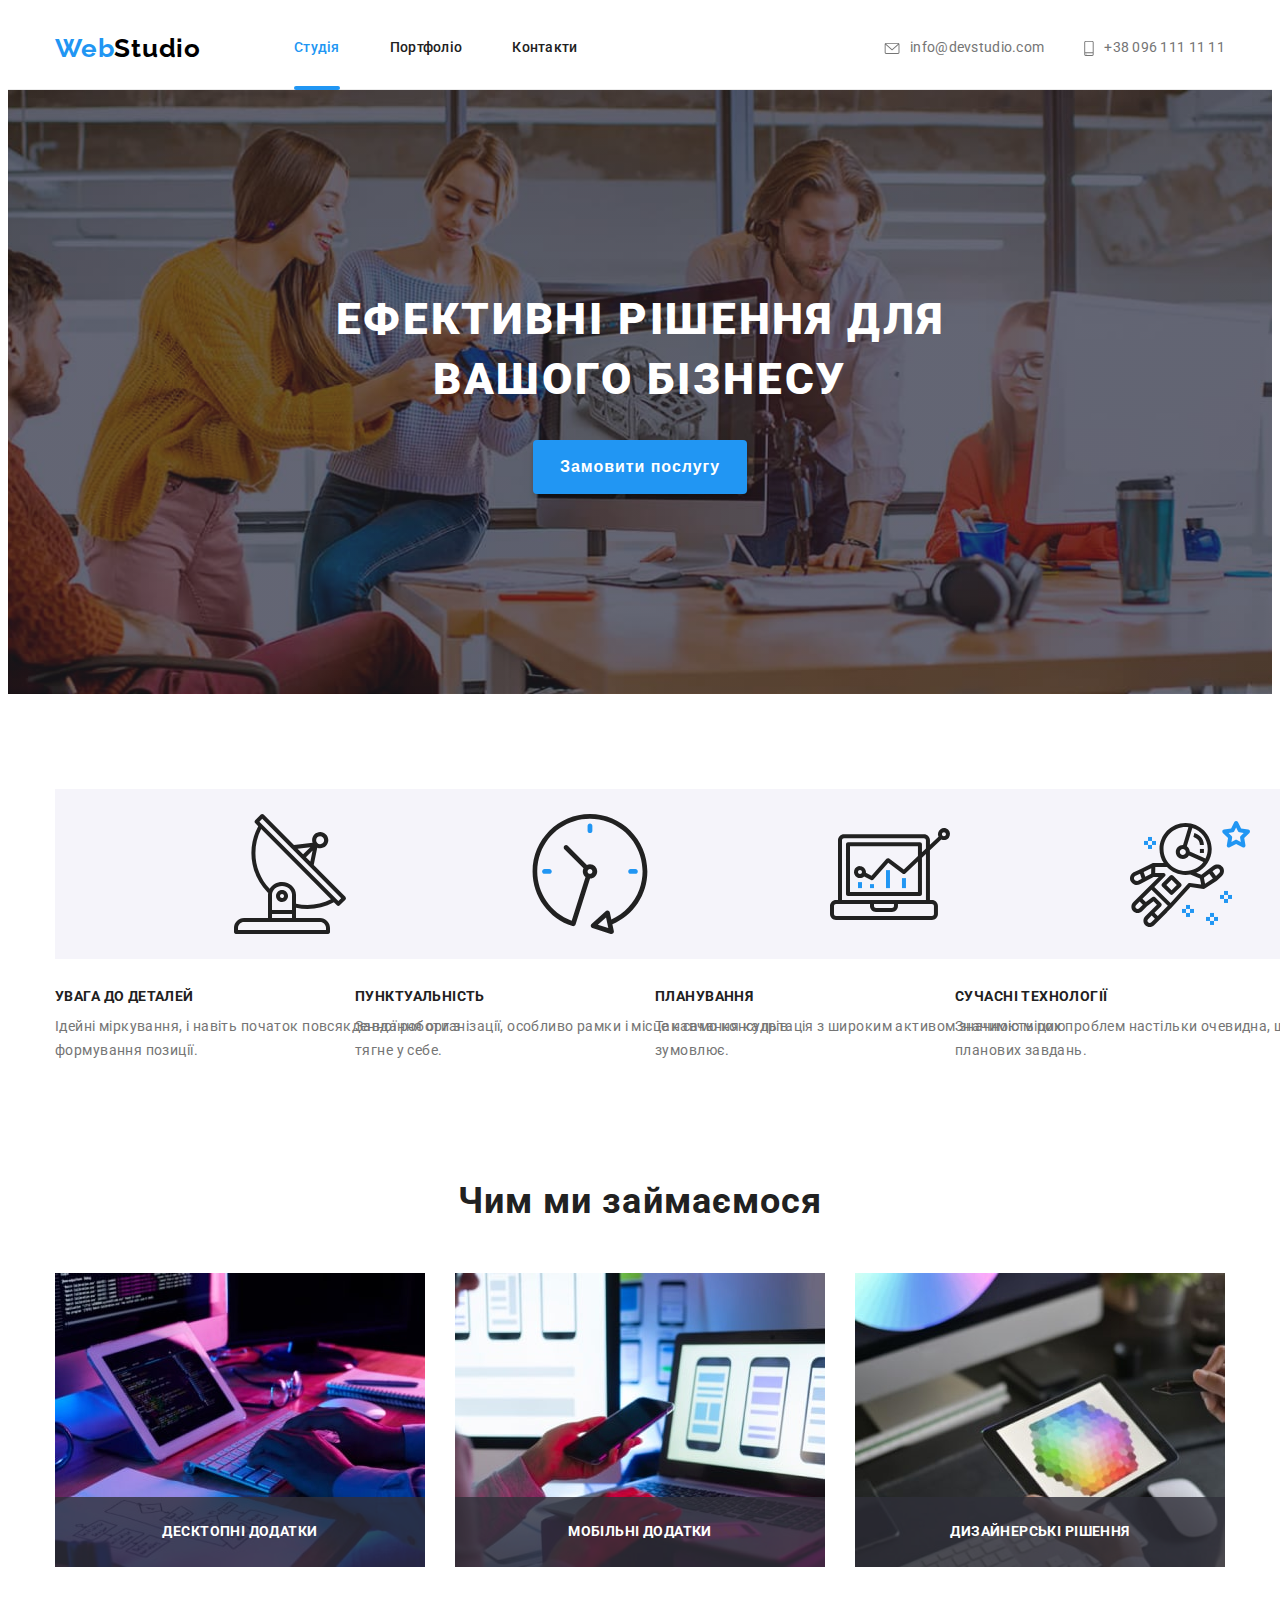
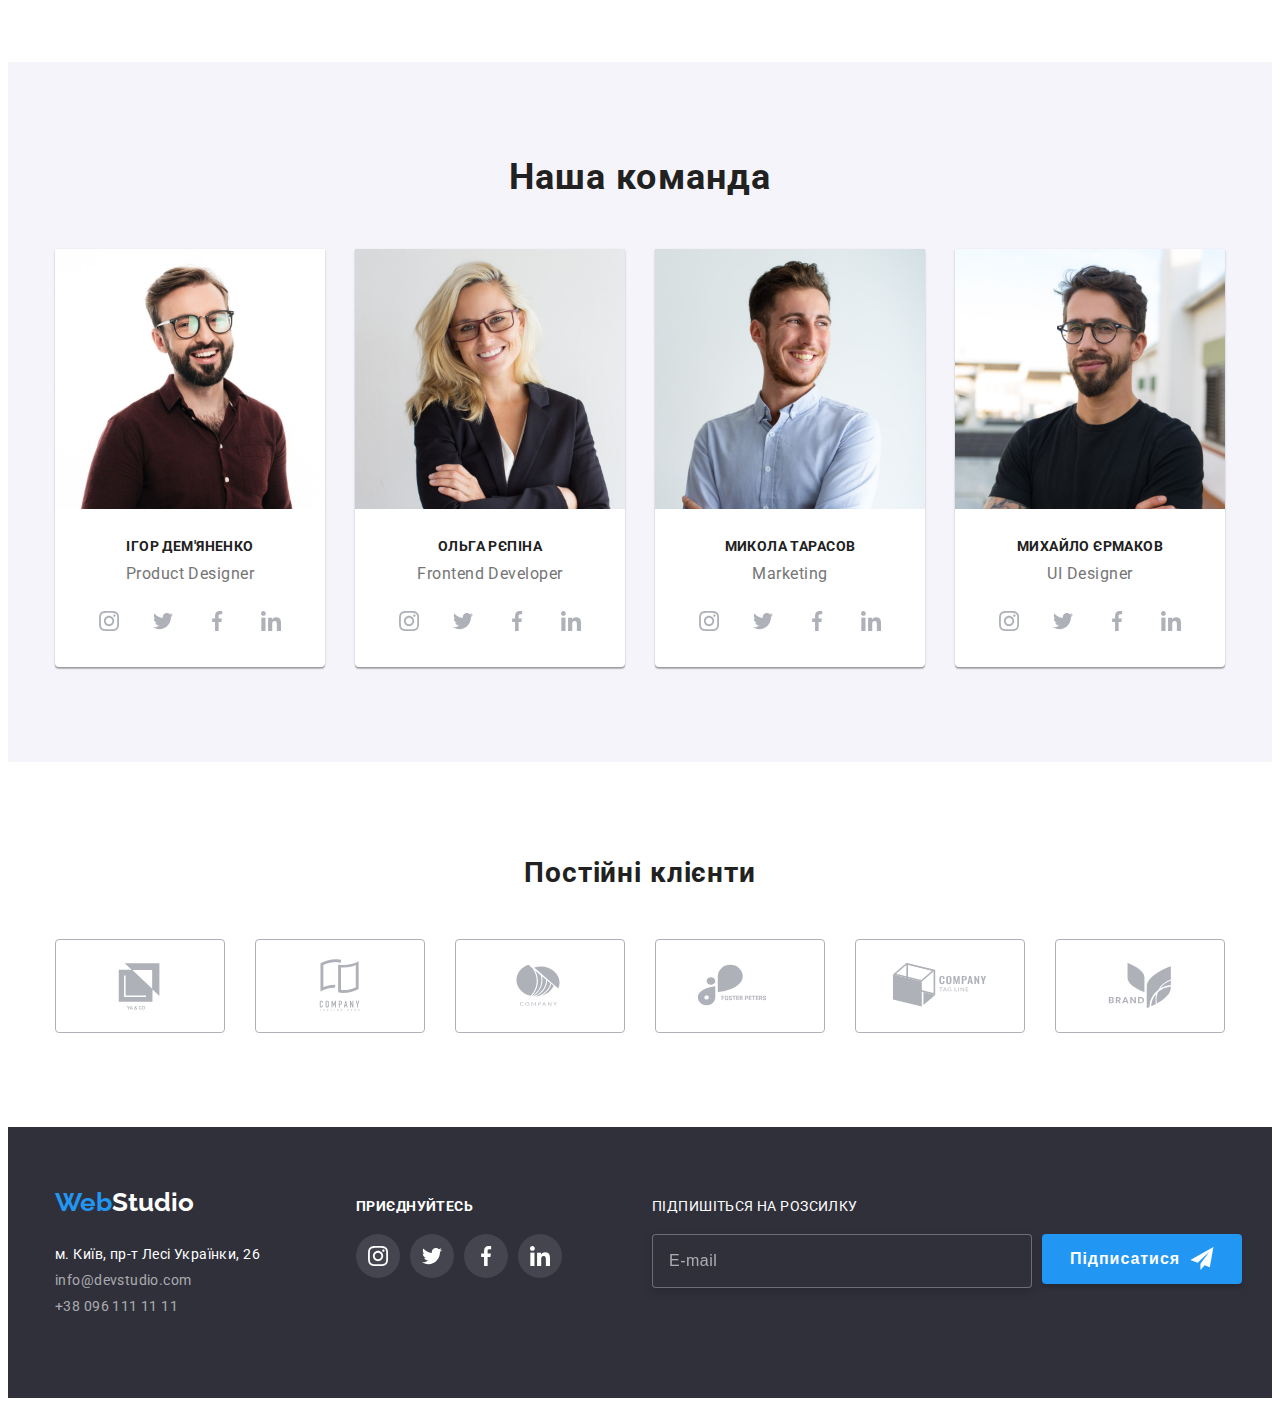
<file: index.html>
<!DOCTYPE html>
<html lang="uk-ua">
<head>
    <meta charset="UTF-8">
    <meta http-equiv="X-UA-Compatible" content="IE=edge">
    <meta name="viewport" content="width=device-width, initial-scale=1.0">
    <title>WebStudio</title>
    <link rel="preconnect" href="https://fonts.googleapis.com"> 
<link rel="preconnect" href="https://fonts.gstatic.com" crossorigin> 
<link href="https://fonts.googleapis.com/css2?family=Raleway:wght@700&family=Roboto:wght@400;500;700;900&display=swap" rel="stylesheet">
<link rel="stylesheet" href="https://cdnjs.cloudflare.com/ajax/libs/modern-normalize/1.1.0/modern-normalize.min.css" integrity="sha512-wpPYUAdjBVSE4KJnH1VR1HeZfpl1ub8YT/NKx4PuQ5NmX2tKuGu6U/JRp5y+Y8XG2tV+wKQpNHVUX03MfMFn9Q==" crossorigin="anonymous" referrerpolicy="no-referrer">
<!-- <link rel="stylesheet" href="./css/style.css"> -->
<link rel="stylesheet" href="./css/main.min.css">
</head>

<body>   
     <header class="header">    
        <div class="container header__main">
            <a href="./index.html" rel="noopener noreferrer nofolow"  class="header__logo link"> <span>Web</span>Studio</a>
        <nav class="header__nav">
        <ul class="header__list list">
            <li class="header__list__nav"><a href="./index.html" target="_self" class="header__link link header__active">Студія</a></li>
            <li class="header__list__nav"><a href="./portfolio.html" target="_self" class="header__link link">Портфоліо</a></li>
            <li class="header__list__nav"><a href="" class="header__link link">Контакти</a></li>
        </ul>
       </nav>
       <ul class="header__info list">
        <li class="header__list__nav header__icons"><a href="mailto:info@devstudio.com" class="header__links link"><svg width="16" height="12" class="header__icon__envelope"><use href="./img/icons.svg#icon-envelope-hover"></use></svg>info@devstudio.com</a></li>
        <li class="header__list__nav header__icons"><a href="tel:+380961111111" class="header__links link"><svg width="10" height="16" class="header__icon__smartphone"><use href="./img/icons.svg#icon-smartphone"></use></svg>+38 096 111 11 11</a></li>
       </ul>
       <button type="button" class="header__btn__open is-open" aria-expanded="false"><svg width="40" height="40" class="menu_40px"><use href="./img/icons.svg#icon-menu_40px"></use></svg></button>
    </div>

 <div class="container  header__mob__menu">
<div class="mobile__menu ">
    <div >
        <button class="header__btn__close "><svg width="40" height="40" class="close_40px"><use href="./img/icons.svg#icon-close_40px"></use></svg></button>
        <nav class="header__mob__nav">
        <ul class="header__mob__list list">
            <li class="header__mob__list__nav"><a href="./index.html" target="_self" class="header__mob__link link header__mob__active">Студія</a></li>
            <li class="header__mob__list__nav"><a href="./portfolio.html" target="_self" class="header__mob__link link">Портфоліо</a></li>
            <li class="header__mob__list__nav"><a href="" class="header__mob__link link">Контакти</a></li>
        </ul>
       </nav>
    </div>

   <div>
   <ul class="header__mob__info list">
    <li class="header__mob__info__nav"><a href="tel:+380961111111" class="header__mob__tel link">+38 096 111 11 11</a></li>
    <li class="header__mob__info__nav"><a href="mailto:info@devstudio.com" class="header__mob__email link">info@devstudio.com</a></li> 
   </ul>

   <ul class="header__soc list">
    <li class="header__soc__link link"><div class="header__Instagram__line">Instagram</div></li>
    <li class="header__soc__link link"><div class="header__Twitter__line">Twitter</div></li>
    <li class="header__soc__link link"><div class="header__Facebook__line">Facebook</div></li>
    <li class="header__soc__link link">LinkedIn</li>
   </ul>
</div>
</div>
</div>
    </header>
    <main>
         <section class="hero">
            <div class="container hero__container">
          <h1 class="hero__title">Ефективні рішення для вашого бізнесу</h1>
          <button type="button" class="hero__btn" data-modal-open >Замовити послугу</button>
        </div>
        </section>
    
         <section class="details">
            <div class="container details__container">
            <h2 class="visually-hidden">Деталі роботи</h2>
            <ul class="details__description">
                <li class="details__list list">
                    <svg width="70" height="70" class="details__icons"><use href="./img/icons.svg#icon-antenna"></use></svg>
                    <h3 class="details__title title">УВАГА ДО ДЕТАЛЕЙ</h3>
                    <p class="detalist__item">Ідейні міркування, і навіть початок повсякденної роботи з формування позиції.</p>
                </li>
                <li class="details__list list">
                    <svg width="70" height="70" class="details__icons"><use href="./img/icons.svg#icon-clock"></use></svg>
                    <h3 class="details__title title">ПУНКТУАЛЬНІСТЬ</h3>
                    <p class="detalist__item">Завдання організації, особливо рамки і місце навчання кадрів тягне у себе.</p>
                </li>
                <li class="details__list list">
                    <svg width="70" height="70" class="details__icons"><use href="./img/icons.svg#icon-diagram"></use></svg>
                    <h3 class="details__title title">ПЛАНУВАННЯ</h3>
                    <p class="detalist__item">Так само консультація з широким активом значною мірою зумовлює.</p>
                </li>
                <li class="details__list list">
                    <svg width="70" height="70" class="details__icons"><use href="./img/icons.svg#icon-astronaut"></use></svg>
                    <h3 class="details__title title">СУЧАСНІ ТЕХНОЛОГІЇ</h3>
                    <p class="detalist__item">Значимість цих проблем настільки очевидна, що реалізація планових завдань.</p>
                </li>
            </ul>
        </div>
        </section>

        <section class="work">
            <div class="container work__container">
            <h2 class="work__title">Чим ми займаємося</h2>
            <ul class="work__link list">
                <li class="work__links link"><img srcset="./img/img1.jpg 1x, ./img/img1_2x.jpeg 2x" src="./img/img1.jpg" alt="Фотографії напрямку діяльності" width="370" height="294">
                    <div class="work__item">Десктопні додатки</div></li>
                <li class="work__links link"><img srcset="./img/img2.jpg 1x, ./img/img2_2x.jpeg 2x" src="./img/img2.jpg" alt="Фотографії напрямку діяльності" width="370" height="294">
                    <div class="work__item">Мобільні додатки</div></li>
                <li class="work__links link"><img srcset="./img/img3.jpg 1x, ./img/img3_2x.jpeg 2x" src="./img/img3.jpg" alt="Фотографії напрямку діяльності" width="370" height="294">
                    <div class="work__item">Дизайнерські рішення</div></li>
            </ul>
            </div>
        </section> 

         <section class="team">
            <div class="container team__container">
            <h2 class="team__title">Наша команда</h2>
            <ul class="team__list list">
                <li class="team__position link">
                    
                    <picture>
                        <source srcset="./img/img_photo1.jpg 1x, ./img/img_photo1_2x.jpeg 2x" media="(min-widht:1200px)">
                        <source srcset="./img/img_photo1_tab.jpeg 1x, ./img/img_photo1_tab_2x.jpeg 2x" media="(min-widht:768px)">
                        <source srcset="./img/img_photo1_mob.jpeg 1x, ./img/img_photo1_mob_2x.jpeg 2x" media="(min-widht:480px)">
                        <img srcset="./img/img_photo1.jpg 1x, ./img/img_photo1_2x.jpeg 2x" src="./img/img_photo1.jpg" alt="Наша команда" width="270" height="260">
                    </picture>
                        <h3 class="team__name title">Ігор Дем'яненко</h3>
                        <p class="team__text">Product Designer</p>
                        <ul class="team__soc list">
                            <li class="team__items"><a href="#" class="team__link link"> <svg width="20" height="20" class="team__icons">
                                <use href="./img/icons.svg#icon-instagram"></use>
                            </svg></a></li>
                            <li class="team__items"><a href="#" class="team__link link"> <svg width="20" height="20" class="team__icons">
                                <use href="./img/icons.svg#icon-twitter"></use>
                            </svg></a></li>
                            <li class="team__items"><a href="#" class="team__link link"> <svg width="20" height="20" class="team__icons">
                                <use href="./img/icons.svg#icon-facebook"></use>
                            </svg></a></li>
                            <li class="team__items"><a href="#" class="team__link link"> <svg width="20" height="20" class="team__icons">
                                <use href="./img/icons.svg#icon-linkedin"></use>
                            </svg></a></li>
                        </ul>
                </li>
                <li class="team__position link">   
                    <picture>
                        <source srcset="./img/img_photo2.jpg 1x, ./img/img_photo2_2x.jpeg 2x" media="(min-widht:1200px)">
                        <source srcset="./img/img_photo2_tab.jpeg 1x, ./img/img_photo2_tab_2x.jpeg 2x" media="(min-widht:768px)">
                        <source srcset="./img/img_photo2_mob.jpeg 1x, ./img/img_photo2_mob_2x.jpeg 2x" media="(min-widht:480px)">
                        <img srcset="./img/img_photo2.jpg 1x, ./img/img_photo2_2x.jpeg 2x" src="./img/img_photo2.jpg" alt="Наша команда" width="270" height="260">
                    </picture>
                        <h3 class="team__name title">Ольга Рєпіна</h3>
                        <p class="team__text">Frontend Developer</p>
                        <ul class="team__soc list">
                            <li class="team__items"><a href="#" class="team__link link"> <svg width="20" height="20" class="team__icons">
                                <use href="./img/icons.svg#icon-instagram"></use>
                            </svg></a></li>
                            <li class="team__items"><a href="#" class="team__link link"> <svg width="20" height="20" class="team__icons">
                                <use href="./img/icons.svg#icon-twitter"></use>
                            </svg></a></li>
                            <li class="team__items"><a href="#" class="team__link link"> <svg width="20" height="20" class="team__icons">
                                <use href="./img/icons.svg#icon-facebook"></use>
                            </svg></a></li>
                            <li class="team__items"><a href="#" class="team__link link"> <svg width="20" height="20" class="team__icons">
                                <use href="./img/icons.svg#icon-linkedin"></use>
                            </svg></a></li>
                        </ul>
                </li>
                <li class="team__position link">            
                    <picture>
                        <source srcset="./img/img_photo3.jpg 1x, ./img/img_photo3_2x.jpeg 2x" media="(min-widht:1200px)">
                        <source srcset="./img/img_photo3_tab.jpeg 1x, ./img/img_photo3_tab_2x.jpeg 2x" media="(min-widht:768px)">
                        <source srcset="./img/img_photo3_mob.jpeg 1x, ./img/img_photo3_mob_2x.jpeg 2x" media="(min-widht:480px)">
                        <img srcset="./img/img_photo3.jpg 1x, ./img/img_photo3_2x.jpeg 2x" src="./img/img_photo3.jpg" alt="Наша команда" width="270" height="260">
                    </picture>
                        <h3 class="team__name title">Микола Тарасов</h3>
                        <p class="team__text">Marketing</p>
                        <ul class="team__soc list">
                            <li class="team__items"><a href="#" class="team__link link"> <svg width="20" height="20" class="team__icons">
                                <use href="./img/icons.svg#icon-instagram"></use>
                            </svg></a></li>
                            <li class="team__items"><a href="#" class="team__link link"> <svg width="20" height="20" class="team__icons">
                                <use href="./img/icons.svg#icon-twitter"></use>
                            </svg></a></li>
                            <li class="team__items"><a href="#" class="team__link link"> <svg width="20" height="20" class="team__icons">
                                <use href="./img/icons.svg#icon-facebook"></use>
                            </svg></a></li>
                            <li class="team__items"><a href="#" class="team__link link"> <svg width="20" height="20" class="team__icons">
                                <use href="./img/icons.svg#icon-linkedin"></use>
                            </svg></a></li>
                        </ul>
                </li>
                <li class="team__position link">                 
                    <picture>
                        <source srcset="./img/img_photo4.jpg 1x, ./img/img_photo4_2x.jpeg 2x" media="(min-widht:1200px)">
                        <source srcset="./img/img_photo4_tab.jpeg 1x, ./img/img_photo4_tab_2x.jpeg 2x" media="(min-widht:768px)">
                        <source srcset="./img/img_photo4_mob.jpeg 1x, ./img/img_photo4_mob_2x.jpeg 2x" media="(min-widht:480px)">
                        <img srcset="./img/img_photo4.jpg 1x, ./img/img_photo4_2x.jpeg 2x" src="./img/img_photo4.jpg" alt="Наша команда" width="270" height="260">
                    </picture>
                        <h3 class="team__name title">Михайло Єрмаков</h3>
                        <p class="team__text">UI Designer</p>
                        <ul class="team__soc list">
                            <li class="team__items"><a href="#" class="team__link link"> <svg width="20" height="20" class="team__icons">
                                <use href="./img/icons.svg#icon-instagram"></use>
                            </svg></a></li>
                            <li class="team__items"><a href="#" class="team__link link"> <svg width="20" height="20" class="team__icons">
                                <use href="./img/icons.svg#icon-twitter"></use>
                            </svg></a></li>
                            <li class="team__items"><a href="#" class="team__link link"> <svg width="20" height="20" class="team__icons">
                                <use href="./img/icons.svg#icon-facebook"></use>
                            </svg></a></li>
                            <li class="team__items"><a href="#" class="team__link link"> <svg width="20" height="20" class="team__icons">
                                <use href="./img/icons.svg#icon-linkedin"></use>
                            </svg></a></li>
                        </ul>
                </li>
            </ul>    
           </div>
        
        </section> 
         <section class="customers">
            <div class="container customers__container">
                <h2 class="customers__title title">Постійні клієнти</h2>
                <ul class="customers__list list">
                    <li class="customers__items"><a href="#" class="customers__link link"><svg width="106" height="60" class="customers__Logo"><use href="./img/icons.svg#icon-Logo"></use></svg></a></li>
                    <li class="customers__items"><a href="#" class="customers__link link"><svg width="106" height="60" class="customers__Logo"><use href="./img/icons.svg#icon-Logo-2"></use></svg></a></li>
                    <li class="customers__items"><a href="#" class="customers__link link"><svg width="106" height="60" class="customers__Logo"><use href="./img/icons.svg#icon-Logo-3"></use></svg></a></li>
                    <li class="customers__items"><a href="#" class="customers__link link"><svg width="106" height="60" class="customers__Logo"><use href="./img/icons.svg#icon-Logo-4"></use></svg></a></li>
                    <li class="customers__items"><a href="#" class="customers__link link"><svg width="106" height="60" class="customers__Logo"><use href="./img/icons.svg#icon-Logo-5"></use></svg></a></li>
                    <li class="customers__items"><a href="#" class="customers__link link"><svg width="106" height="60" class="customers__Logo"><use href="./img/icons.svg#icon-Logo-6"></use></svg></a></li>
                </ul>
            </div>
        </section>
    </main>
     <footer>
        <section class="footer">
            <div class="container footer__container">
            
            <address class="footer__address">
                <ul class="footer__list list">
                    <li><a href="" class="footer__logo link"> <span>Web</span>Studio</a></li>
                    <li class="footer__items"><a href="https://goo.gl/maps/dPoQDVjqcK9kiGsp6" target="_blank" rel="noopener noreferrer nofolow" class="footer__link link footer__contact">м. Київ, пр-т Лесі Українки, 26</a></li>
                    <li class="footer__items"><a href="mailto:info@devstudio.com" class="footer__link link">info@devstudio.com</a></li>
                    <li class="footer__items"><a href="tel:+380961111111" class="footer__link link ">+38 096 111 11 11</a></li>
                </ul>
                <div class="footer__soc__tab">
                <h3 class="footer__soc__title">приєднуйтесь</h3>
                <ul class="footer__soc list">                  
                    <li class="footer__soc__items"><a href="#" class="footer__soc__link link"> <svg width="20" height="20" class="footer__soc__icons">
                        <use href="./img/icons.svg#icon-instagram"></use>
                    </svg></a></li>
                    <li class="footer__soc__items"><a href="#" class="footer__soc__link link"> <svg width="20" height="20" class="footer__soc__icons">
                        <use href="./img/icons.svg#icon-twitter"></use>
                    </svg></a></li>
                    <li class="footer__soc__items"><a href="#" class="footer__soc__link link"> <svg width="20" height="20" class="footer__soc__icons">
                        <use href="./img/icons.svg#icon-facebook"></use>
                    </svg></a></li>
                    <li class="footer__soc__items"><a href="#" class="footer__soc__link link"> <svg width="20" height="20" class="footer__soc__icons">
                        <use href="./img/icons.svg#icon-linkedin"></use>
                    </svg></a></li>
                </div>
                </ul>
            </address>
            <fotm action="" class="footer__form">
                <div class="footer__form__label"><label for="email" class="footer__form__text">Підпишіться на розсилку</label></div>
                <div class="footer__form__imput"><input type="email" name="email" id="email" class="footer__form__email" placeholder="E-mail">
                <button type="submit" class="footer__form__btn">Підписатися <svg width="24" height="24" class="footer__form__icon"><use href="./img/icons.svg#icon-send"></use></svg></button></div>
            </fotm>
        </div>
        </section>
    </footer> 
    <div class="modal is-hidden" data-modal >
        <div class="modal__container" >
            <button data-modal-close  type="button" class="modal__btn">
            <svg width="11" height="11" ><use href="./img/icons.svg#icon-Vector"></use></svg></button>
            <p class="modal__heading">Залиште свої дані, ми вам передзвонимо</p>

            <form action="">
            <div class="modal__imput__group"> 
                <label for="name">Iм'я</label>
                <div class="modal__imput__wrapper"> <input type="text" class="modal__input" id="name" name="name" required>
                <svg width="18" height="18" class="modal__input__icon"><use href="./img/icons.svg#icon-person"></use></svg>
            </div>
            </div>

                <div class="modal__imput__group">
                    <label for="tel">Телефон</label>
                    <div class="modal__imput__wrapper"> <input type="tel" class="modal__input" id="tel" name="tel" required>
                    <svg width="18" height="18" class="modal__input__icon"><use href="./img/icons.svg#icon-phone"></use></svg>
                </div>
            </div>

                <div class="modal__imput__group">
                <label for="email">Пошта</label>
                <div class="modal__imput__wrapper"> <input type="email" class="modal__input" id="email" name="email" required>
                <svg width="18" height="18" class="modal__input__icon"><use href="./img/icons.svg#icon-email"></use></svg>
            </div>
            </div>

            <div class="modal__imput__group">
                <label for="comment">Коментар</label>
                <textarea name="comment" id="comment" placeholder="Введіть текст" class="modal__text"></textarea>
            </div>

            <div class="modal__imput__group">
                <input type="checkbox" name="contract" id="contract" required class="modal__politic__check visually-hidden">
                <label for="contract" class="modal__politik__label"><span class="modal__politic__check2"><svg width="11" height="9"><use href="./img/icons.svg#icon-check"></use></svg></span ><div class="modal__contract__span"> Погоджуюся з розсилкою та приймаю <a class="modal__contract link" href="" target="_blank">Умови договору</a></div> </label>  
            </div>
               <div> <button type="submit" class="modal__form__btn">Відправити</button></div>
            
            </form>
            
        </div>
    </div> 
    <script src="./js/modal.js"></script>
    <script src="./js/menu.js"></script>
</body>
</html>
</file>
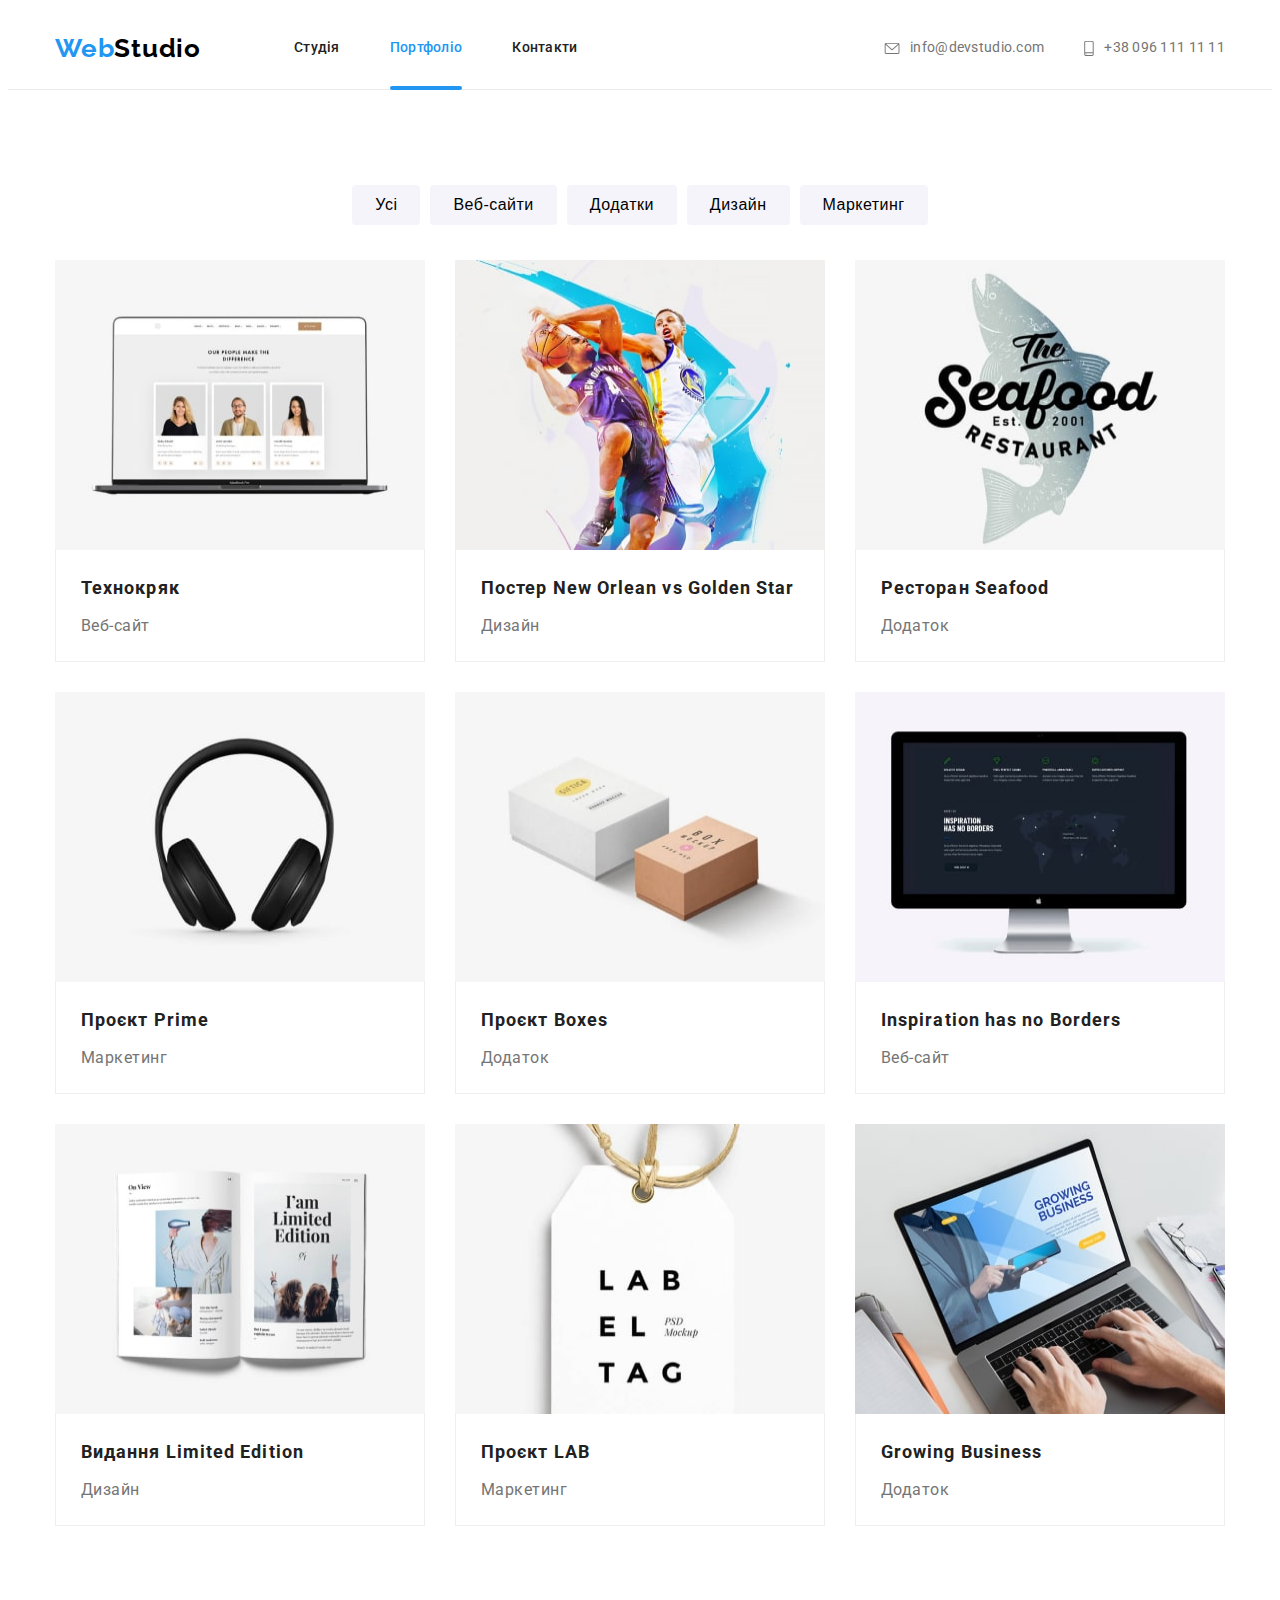
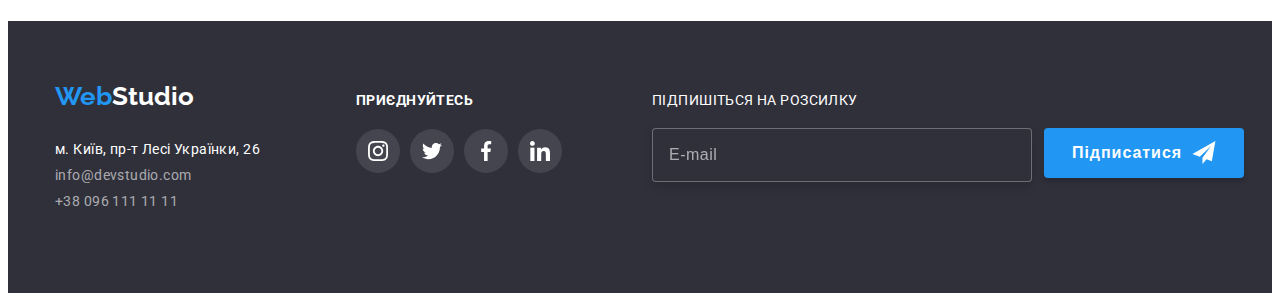
<file: portfolio.html>
<!DOCTYPE html>
<html lang="en">
<head>
    <meta charset="UTF-8">
    <meta http-equiv="X-UA-Compatible" content="IE=edge">
    <meta name="viewport" content="width=device-width, initial-scale=1.0">
    <title>Portfolio</title>
    <link rel="preconnect" href="https://fonts.googleapis.com"> 
    <link rel="preconnect" href="https://fonts.gstatic.com" crossorigin> 
    <link href="https://fonts.googleapis.com/css2?family=Raleway:wght@700&family=Roboto:wght@400;500;700;900&display=swap" rel="stylesheet">
    <link rel="stylesheet" href="https://cdnjs.cloudflare.com/ajax/libs/modern-normalize/1.1.0/modern-normalize.min.css" integrity="sha512-wpPYUAdjBVSE4KJnH1VR1HeZfpl1ub8YT/NKx4PuQ5NmX2tKuGu6U/JRp5y+Y8XG2tV+wKQpNHVUX03MfMFn9Q==" crossorigin="anonymous" referrerpolicy="no-referrer">
    <!-- <link rel="stylesheet" href="./css.portfolio/style.css"> -->
    <link rel="stylesheet" href="./css/portfolio.min.css">
    </head>
<body>
    <header class="header">    
        <div class="container header__main">
            <a  href="./portfolio.html" rel="noopener noreferrer nofolow" class="header__logo link"> <span>Web</span>Studio</a>
        <nav class="header__nav">
        <ul class="header__list list">
            <li class="header__list__nav"><a href="./index.html" target="_self" class="header__link link ">Студія</a></li>
            <li class="header__list__nav"><a href="./portfolio.html" target="_self" class="header__link link header__active">Портфоліо</a></li>
            <li class="header__list__nav"><a href="" class="header__link link">Контакти</a></li>
        </ul>
       </nav>
       <ul class="header__info list">
        <li class="header__list__nav header__icons"><a href="mailto:info@devstudio.com" class="header__links link"><svg width="16" height="12" class="header__icon__envelope"><use href="./img/icons.svg#icon-envelope-hover"></use></svg>info@devstudio.com</a></li>
        <li class="header__list__nav header__icons"><a href="tel:+380961111111" class="header__links link"><svg width="10" height="16" class="header__icon__smartphone"><use href="./img/icons.svg#icon-smartphone"></use></svg>+38 096 111 11 11</a></li>
       </ul>
       <button type="button" class="header__btn__open is-open" aria-expanded="false"><svg width="40" height="40" class="menu_40px"><use href="./img/icons.svg#icon-menu_40px"></use></svg></button>
    </div>

 <div class="container  header__mob__menu">
<div class="mobile__menu ">
    <div >
        <button class="header__btn__close "><svg width="40" height="40" class="close_40px"><use href="./img/icons.svg#icon-close_40px"></use></svg></button>
        <nav class="header__mob__nav">
        <ul class="header__mob__list list">
            <li class="header__mob__list__nav"><a href="./index.html" target="_self" class="header__mob__link link ">Студія</a></li>
            <li class="header__mob__list__nav"><a href="./portfolio.html" target="_self" class="header__mob__link header__mob__active link">Портфоліо</a></li>
            <li class="header__mob__list__nav"><a href="" class="header__mob__link link">Контакти</a></li>
        </ul>
       </nav>
    </div>

   <div>
   <ul class="header__mob__info list">
    <li class="header__mob__info__nav"><a href="tel:+380961111111" class="header__mob__tel link">+38 096 111 11 11</a></li>
    <li class="header__mob__info__nav"><a href="mailto:info@devstudio.com" class="header__mob__email link">info@devstudio.com</a></li> 
   </ul>

   <ul class="header__soc list">
    <li class="header__soc__link link"><div class="header__Instagram__line">Instagram</div></li>
    <li class="header__soc__link link"><div class="header__Twitter__line">Twitter</div></li>
    <li class="header__soc__link link"><div class="header__Facebook__line">Facebook</div></li>
    <li class="header__soc__link link">LinkedIn</li>
   </ul>
</div>
</div>
</div>
    </header>
<main>
    <section class="works">
        <div class="container works__container">
        <h1 class="visually-hidden">Наші направлення</h1>
    <ul class="work__list list">
    <li class="works__btn"><button type="button" class="works__btn__item">Усі</button></li> 
    <li class="works__btn"><button type="button" class="works__btn__item">Веб-сайти</button></li> 
    <li class="works__btn"><button type="button" class="works__btn__item">Додатки</button></li> 
    <li class="works__btn"><button type="button" class="works__btn__item">Дизайн</button></li>  
    <li class="works__btn"><button type="button" class="works__btn__item">Маркетинг</button></li>  
    </ul>
</div>
    </section>
       

    <section class="portfolio">
    <div class="container portfolio__container">

<ul class="portfolio__list list">
    
    <li class="portfolio__list__name">
        <div class="portfolio__thumb">
            <picture>
                <source srcset="./img.portfolio/img1.jpg 1x, ./img.portfolio/img1_2x_desktop.jpg 2x" media="(min-wight:1200px)">
                <source srcset="./img.portfolio/img1_1x_tab.jpeg 1x, ./img.portfolio/img1_2x_tab.jpeg 2x"media="(min-wight:768px)">
                <source srcset="./img.portfolio/img1_1x_mob.jpeg 1x, ./img.portfolio/img1_2x_mob.jpeg 2x" media="(min-wight:480px)">
                <img srcset="./img.portfolio/img1.jpg 1x, ./img.portfolio/img1_2x_desktop.jpg 2x" src="./img/img_photo1.jpg" src="img.portfolio/img1.jpg" alt="portfolio imege" width="370" height="290">
            </picture>
            <p class="portfolio__img__text">Ресурс пропонує комплексні пропозиції з різним рівнем функціоналу та сервісів. Все це дозволить відвідувачу отримати вичерпні відомості про компанію чи приватну особу.</p>
        </div>
        
        <div class="portfolio__border">
            <h3 class="portfolio__img__title title">Технокряк</h3>
        <p class="portfolio__img__item items">Веб-сайт</p></div>
    </li>
    <li class="portfolio__list__name">
        <div class="portfolio__thumb"> 
        <picture>
            <source srcset="./img.portfolio/img2.jpg 1x, ./img.portfolio/img2_2x_desktop.jpg 2x" media="(min-wight:1200px)">
            <source srcset="./img.portfolio/img2_1x_tab.jpeg 1x, ./img.portfolio/img2_2x_tab.jpeg 2x"media="(min-wight:768px)">
            <source srcset="./img.portfolio/img2_1x_mob.jpeg 1x, ./img.portfolio/img2_2x_mob.jpeg 2x"media="(min-wight:480px)"> 
            <img srcset="./img.portfolio/img2.jpg 1x, ./img.portfolio/img2_2x_desktop.jpg 2x" src="img.portfolio/img2.jpg" alt="portfolio imege" width="370" height="290">
        </picture>
            <p class="portfolio__img__text">Ресурс пропонує комплексні пропозиції з різним рівнем функціоналу та сервісів. Все це дозволить відвідувачу отримати вичерпні відомості про компанію чи приватну особу.</p></div>
        
        <div class="portfolio__border"><h3 class="portfolio__img__title title">Постер New Orlean vs Golden Star</h3>
        <p class="portfolio__img__item items">Дизайн</p></div>
    </li>
    <li class="portfolio__list__name">
        <div class="portfolio__thumb"> 
        <picture>
            <source srcset="./img.portfolio/img3.jpg 1x, ./img.portfolio/img3_2x_desktop.jpg 2x"media="(min-wight:1200px)">
            <source srcset="./img.portfolio/img3_1x_tab.jpeg 1x, ./img.portfolio/img3_2x_tab.jpeg 2x" media="(min-wight:768px)">
            <source srcset="./img.portfolio/img3_1x_mob.jpeg 1x, ./img.portfolio/img3_2x_mob.jpeg 2x" media="(min-wight:480px)"> 
            <img srcset="./img.portfolio/img3.jpg 1x, ./img.portfolio/img3_2x_desktop.jpg 2x" src="img.portfolio/img3.jpg" alt="portfolio imege" width="370" height="290">
        </picture>
            <p class="portfolio__img__text">Ресурс пропонує комплексні пропозиції з різним рівнем функціоналу та сервісів. Все це дозволить відвідувачу отримати вичерпні відомості про компанію чи приватну особу.</p></div>        
        <div class="portfolio__border"><h3 class="portfolio__img__title title">Ресторан Seafood</h3>
        <p class="portfolio__img__item items">Додаток</p></div>
    </li>
   <li class="portfolio__list__name">
       <div class="portfolio__thumb">
                    <picture>
                        <source srcset="./img.portfolio/img4.jpg 1x, ./img.portfolio/img4_2x_desktop.jpg 2x" media="(min-wight:1200px)">
                        <source srcset="./img.portfolio/img4_1x_tab.jpeg 1x, ./img.portfolio/img4_2x_tab.jpeg 2x" media="(min-wight:768px)">
                        <source srcset="./img.portfolio/img4_1x_mob.jpeg 1x, ./img.portfolio/img4_2x_mob.jpeg 2x" media="(min-wight:480px)"> 
                        <img srcset="./img.portfolio/img4.jpg 1x, ./img.portfolio/img4_2x_desktop.jpg 2x" src="img.portfolio/img4.jpg" alt="portfolio imege" width="370" height="290">
                    </picture>                    
                    <p class="portfolio__img__text">Ресурс пропонує комплексні пропозиції з різним рівнем функціоналу та сервісів. Все це дозволить відвідувачу отримати вичерпні відомості про компанію чи приватну особу.</p></div>                
                <div class="portfolio__border"><h3 class="portfolio__img__title title">Проєкт Prime</h3>
                <p class="portfolio__img__item items">Маркетинг</p></div>
            </li>
            <li class="portfolio__list__name">
                <div class="portfolio__thumb">
                    <picture>
                        <source srcset="./img.portfolio/img5.jpg 1x, ./img.portfolio/img5_2x_desktop.jpg 2x" media="(min-wight:1200px)">
                        <source srcset="./img.portfolio/img5_1x_tab.jpeg 1x, ./img.portfolio/img5_2x_tab.jpeg 2x" media="(min-wight:768px)">
                        <source srcset="./img.portfolio/img5_1x_mob.jpeg 1x, ./img.portfolio/img5_2x_mob.jpeg 2x" media="(min-wight:480px)"> 
                        <img srcset="./img.portfolio/img5.jpg 1x, ./img.portfolio/img5_2x_desktop.jpg 2x" src="img.portfolio/img5.jpg" alt="portfolio imege" width="370" height="290">
                    </picture>                    
                    <p class="portfolio__img__text">Ресурс пропонує комплексні пропозиції з різним рівнем функціоналу та сервісів. Все це дозволить відвідувачу отримати вичерпні відомості про компанію чи приватну особу.</p></div>                
                <div class="portfolio__border"><h3 class="portfolio__img__title title">Проєкт Boxes</h3>
                <p class="portfolio__img__item items">Додаток</p></div>
            </li>
            <li class="portfolio__list__name">
                <div class="portfolio__thumb">
                    <picture>
                        <source srcset="./img.portfolio/img6.jpg 1x, ./img.portfolio/img6_2x_desktop.jpg 2x" media="(min-wight:1200px)">
                        <source srcset="./img.portfolio/img6_1x_tab.jpeg 1x, ./img.portfolio/img6_2x_tab.jpeg 2x" media="(min-wight:768px)">
                        <source srcset="./img.portfolio/img6_1x_mob.jpeg 1x, ./img.portfolio/img6_2x_mob.jpeg 2x" media="(min-wight:480px)"> 
                        <img srcset="./img.portfolio/img6.jpg 1x, ./img.portfolio/img6_2x_desktop.jpg 2x" src="img.portfolio/img6.jpg" alt="portfolio imege" width="370" height="290">
                    </picture>                    
                    <p class="portfolio__img__text">Ресурс пропонує комплексні пропозиції з різним рівнем функціоналу та сервісів. Все це дозволить відвідувачу отримати вичерпні відомості про компанію чи приватну особу.</p></div>                
                <div class="portfolio__border"><h3 class="portfolio__img__title title">Inspiration has no Borders</h3>
                <p class="portfolio__img__item items">Веб-сайт</p></div>
            </li>
            <li class="portfolio__list__name">
                <div class="portfolio__thumb">
                    <picture>
                        <source srcset="./img.portfolio/img7.jpg 1x, ./img.portfolio/img7_2x_desktop.jpg 2x" media="(min-wight:1200px)">
                        <source srcset="./img.portfolio/img7_1x_tab.jpeg 1x, ./img.portfolio/img7_2x_tab.jpeg 2x" media="(min-wight:768px)">
                        <source srcset="./img.portfolio/img7_1x_mob.jpeg 1x, ./img.portfolio/img7_2x_mob.jpeg 2x" media="(min-wight:480px)"> 
                        <img srcset="./img.portfolio/img7.jpg 1x, ./img.portfolio/img7_2x_desktop.jpg 2x" src="img.portfolio/img7.jpg" alt="portfolio imege" width="370" height="290">
                    </picture>                   
                    <p class="portfolio__img__text">Ресурс пропонує комплексні пропозиції з різним рівнем функціоналу та сервісів. Все це дозволить відвідувачу отримати вичерпні відомості про компанію чи приватну особу.</p></div>                
                <div class="portfolio__border"><h3 class="portfolio__img__title title">Видання Limited Edition</h2>
                <p class="portfolio__img__item items">Дизайн</p></div>
            </li>
            <li class="portfolio__list__name">
                <div class="portfolio__thumb">
                    <picture>
                        <source srcset="./img.portfolio/img8.jpg 1x, ./img.portfolio/img8_2x_desktop.jpg 2x" media="(min-wight:1200px)">
                        <source srcset="./img.portfolio/img8_1x_tab.jpeg 1x, ./img.portfolio/img8_2x_tab.jpeg 2x" media="(min-wight:768px)">
                        <source srcset="./img.portfolio/img8_1x_mob.jpeg 1x, ./img.portfolio/img8_2x_mob.jpeg 2x" media="(min-wight:480px)"> 
                        <img srcset="./img.portfolio/img8.jpg 1x, ./img.portfolio/img8_2x_desktop.jpg 2x" src="img.portfolio/img8.jpg" alt="portfolio imege" width="370" height="290">
                    </picture>                    
                    <p class="portfolio__img__text">Ресурс пропонує комплексні пропозиції з різним рівнем функціоналу та сервісів. Все це дозволить відвідувачу отримати вичерпні відомості про компанію чи приватну особу.</p></div>                
                <div class="portfolio__border"><h3 class="portfolio__img__title title">Проєкт LAB</h2>
                <p class="portfolio__img__item items">Маркетинг</p></div>
            </li>
            <li class="portfolio__list__name">
                <div class="portfolio__thumb">
                    <picture>
                        <source srcset="./img.portfolio/img9.jpg 1x, ./img.portfolio/img9_2x_desktop.jpg 2x" media="(min-wight:1200px)">
                        <source srcset="./img.portfolio/img9_1x_tab.jpeg 1x, ./img.portfolio/img9_2x_tab.jpeg 2x" media="(min-wight:768px)">
                        <source srcset="./img.portfolio/img9_1x_mob.jpeg 1x, ./img.portfolio/img9_2x_mob.jpeg 2x" media="(min-wight:480px)"> 
                        <img srcset="./img.portfolio/img9.jpg 1x, ./img.portfolio/img9_2x_desktop.jpg 2x" src="img.portfolio/img9.jpg" alt="portfolio imege" width="370" height="290">
                    </picture>                
                    <p class="portfolio__img__text">Ресурс пропонує комплексні пропозиції з різним рівнем функціоналу та сервісів. Все це дозволить відвідувачу отримати вичерпні відомості про компанію чи приватну особу.</p></div>    
                <div class="portfolio__border"><h3 class="portfolio__img__title title">Growing Business</h2>
                <p class="portfolio__img__item items">Додаток</p></div>
            </li>
 </ul>

   </div>
    </section>
</main>

<footer>
    <section class="footer">
        <div class="container footer__container">
        
        <address class="footer__address">
            <ul class="footer__list list">
                <li><a href="" class="footer__logo link"> <span>Web</span>Studio</a></li>
                <li class="footer__items"><a href="https://goo.gl/maps/dPoQDVjqcK9kiGsp6" target="_blank" rel="noopener noreferrer nofolow" class="footer__link link footer__contact">м. Київ, пр-т Лесі Українки, 26</a></li>
                <li class="footer__items"><a href="mailto:info@devstudio.com" class="footer__link link">info@devstudio.com</a></li>
                <li class="footer__items"><a href="tel:+380961111111" class="footer__link link ">+38 096 111 11 11</a></li>
            </ul>
            <div class="footer__soc__tab">
            <h3 class="footer__soc__title">приєднуйтесь</h3>
            <ul class="footer__soc list">                  
                <li class="footer__soc__items"><a href="#" class="footer__soc__link link"> <svg width="20" height="20" class="footer__soc__icons">
                    <use href="./img/icons.svg#icon-instagram"></use>
                </svg></a></li>
                <li class="footer__soc__items"><a href="#" class="footer__soc__link link"> <svg width="20" height="20" class="footer__soc__icons">
                    <use href="./img/icons.svg#icon-twitter"></use>
                </svg></a></li>
                <li class="footer__soc__items"><a href="#" class="footer__soc__link link"> <svg width="20" height="20" class="footer__soc__icons">
                    <use href="./img/icons.svg#icon-facebook"></use>
                </svg></a></li>
                <li class="footer__soc__items"><a href="#" class="footer__soc__link link"> <svg width="20" height="20" class="footer__soc__icons">
                    <use href="./img/icons.svg#icon-linkedin"></use>
                </svg></a></li>
            </div>
            </ul>
        </address>
        <fotm action="" class="footer__form">
            <div class="footer__form__label"><label for="email" class="footer__form__text">Підпишіться на розсилку</label></div>
            <div class="footer__form__imput"><input type="email" name="email" id="email" class="footer__form__email" placeholder="E-mail">
            <button type="submit" class="footer__form__btn">Підписатися <svg width="24" height="24" class="footer__form__icon"><use href="./img/icons.svg#icon-send"></use></svg></button></div>
        </fotm>
    </div>
    </section>
</footer> 

    <script src="./js/portfolio-menu.js"></script>
</body>
</html>
</file>
<file: css/style.css>
:root{
    --accent-color: #2196F3;
    --color-white: #FFFFFF;
}


p, h1, h2, h3 {
    margin: 0px;
}
ul {
margin: 0px;
padding: 0px;
}

img {
    display: block;
}


body{
    font-family: 'roboto', 'relewey', sans-serif;
    color: #212121;
}

/* --------------UNIVERSAL CLASSES------------ */


.container {
    width: 1200px;
    padding: 0px 15px;
    margin-left: auto;
    margin-right: auto;
    /* outline: 2px solid red; */
}



.link{
    text-decoration: none;
}

.list{
    list-style: none;
}

.title {
    font-size: 14px;
    line-height: 1.14;
    letter-spacing: 0.03em;
    text-transform: uppercase;
    }

.visually-hidden {
        position: absolute;
        width: 1px;
        height: 1px;
        margin: -1px;
        border: 0;
        padding: 0;
        white-space: nowrap;
        overflow: hidden;
        opacity: 0;
    }


/* --------------HEADER------------ */

.header{
    background-color: #FFFFFF;
    border-bottom: #ECECEC;
}

.header__main {
    display: flex;
    align-items: center;
}

.header__logo {
padding: 25px 0px;
margin-right: 90px;
display: block;


font-family: 'Raleway';
font-style: normal;
font-weight: 700;
font-size: 26px;
line-height: 1.19;
letter-spacing: 0.03em;
color: #000000;
}

.header__logo > span {
color: #2196F3;
}

.header__list{
    display: flex;
}
.header__list .header__list__nav:not(:last-child) {
    margin-right: 50px;
}


.header__link {
    display: block;
    padding-top: 32px;
    padding-bottom: 33px;
    position: relative;
    transition-property: var(--accent-color);
    transition-duration: 250ms;
   

    font-weight: 500;
    font-size: 14px;
    line-height: 1.14;
    letter-spacing: 0.02em;
    color: #212121;
    
}

.header__link:hover,
.header__link:focus,
.header__link:active {
    color: var(--accent-color);
}

.header__active:visited{
    color: var(--accent-color);
}



.header__active::after{
    position: absolute;
    left: 0;
    bottom: 0;
    content: '';
    display: block;
    height: 4px;
    width: 100%;
    background-color: var(--accent-color);
    border-radius: 2px;
}



.header__info {
    margin-left: auto;
    display: flex;
    
}
.header__info .header__list__nav:not(:last-child) {
    margin-right: 40px;
}

.header__links{
    display: flex;
    padding-top: 30px;
    padding-bottom: 30px;
    align-items: center;

    transition-property: var(--accent-color);
    transition-duration: 250ms;


font-size: 14px;
line-height: 1.14;
letter-spacing: 0.02em;
color: #757575;
}

.header__links:hover,
.header__links:focus{
    color: #2196F3
}

.header__icon__envelope{
  
    margin-right: 10px;
    fill: currentColor;
}
.header__icon__envelope:hover,
.header__icon__envelope:focus{
    fill: currentColor;
}

.header__icon__smartphone{
    margin-right: 10px;
    fill: currentColor;
}
.header__icon__smartphone:hover,
.header__icon__smartphone:focus{
    fill: currentColor;
}


/* --------------HERO------------ */

.hero {
    background-color: 
    #2F303A;
    background-image: linear-gradient(rgba(47, 48, 58, 0.4), rgba(47, 48, 58, 0.4)), url(../img/img-hiro.jpeg);
    background-repeat: no-repeat;
    background-size: cover;
    background-position: center;

}

.hero__container {
    padding-top: 200px;
    padding-bottom: 200px;
    text-align: center;
    display: block;  
}

.hero__title {
    margin-bottom: 30px;
    max-width: 700px;
    margin-left: auto;
    margin-right: auto;
    

    font-weight: 900;
    font-size: 44px;
    line-height: 1.36;
    
    letter-spacing: 0.06em;
    text-transform: uppercase;
    color: #FFFFFF;
}

.hero__btn{
cursor: pointer;
background-color: #2196F3;
border-radius: 4px;
border: 2px solid transparent;
box-shadow: 0px 4px 4px rgba(0, 0, 0, 0.15);
min-width: 200px;

    display: inline-block;
    padding: 10px 25px;
    text-align: center;

    font-weight: 700;
    font-size: 16px;
    line-height: 1.88;
    letter-spacing: 0.06em; 
    color: #FFFFFF;
}
.hero__btn:hover,
.hero__btn:focus,
.hero__btn:active{
background-color: #2196F3;
}

/* --------------DETAILS------------ */


.details{
    background-color: #FFFFFF;
}

.details__container {
    display: flex;
    padding-top: 95px;
    padding-bottom: 95px;
}

.details__title {
    margin-bottom: 10px;
}

.details__list > p {
    font-size: 14px;
    line-height: 1.71;
    letter-spacing: 0.03em;
    color: #757575;
}

.details__list {
    display: flex;
    flex-wrap: wrap;
    
}

.details__description:not(:last-child) {
    margin-right: 30px;
}


.details__icons{
    width: 270px;
    height: 120px;
    background-color: #F5F4FA;
    margin-bottom: 30px;
    display: flex;
    justify-content: center;
    align-items: center;
    fill: #212121;
    padding: 25px 100px;

}


/* -------------WORK------------- */

.work{
    background-color: #FFFFFF
}

.work__container {
   padding-top: 0px;
   padding-bottom: 95px;
   
}

.work__title {
text-align: center;

font-size: 36px;
line-height: 1.16;
letter-spacing: 0.03em;
margin-bottom: 50px;
}

.work__link {
    display: flex;
}
.work__link .work__links:not(:last-child) {
margin-right: 30px;
}

.work__links{
    position: relative;
}

.work__links::before{
content: "";
position: absolute;
bottom: 0;
right: 0;
width: 100%;
height: 70px;
display: inline-block;
background-color: rgba(47, 48, 58, 0.8);;
}

.work__item{
    position: absolute;
    bottom: 12%;
    right: 50%;
    min-width: 100%;
    transform: translate(50%, 50%);
    font-weight: 700;
    font-size: 14px;
    line-height: 1.14;
    text-align: center;
    letter-spacing: 0.03em;
    text-transform: uppercase;
    color: #FFFFFF;
}

/* -------------TEAM------------- */

.team{
    background-color: #F5F4FA;
}

.team__containner {
    padding-top: 95px;
    padding-bottom: 95px;
}

.team__title {
font-size: 36px;
line-height: 1.16;
text-align: center;
letter-spacing: 0.03em;
margin-bottom: 50px;
color: #212121;
}

.team__list {
    display: flex;
    
    
}

.team__position{
    background-color: #FFFFFF;
    text-align: center;
    border-radius: 0px 0px 4px 4px;
    box-shadow: 0px 1px 3px rgba(0, 0, 0, 0.12), 0px 1px 1px rgba(0, 0, 0, 0.14), 0px 2px 1px rgba(0, 0, 0, 0.2);
}

.team__list .team__position:not(:last-child){
    margin-right: 30px;
}

.team__name {
    margin: 30px auto 10px;
}

.team__text {
margin-bottom: 15px;

font-size: 16px;
line-height: 1.18;
letter-spacing: 0.03em;
color: #757575;
}

.team__soc{
    display: flex;
    justify-content: center;
    text-align: center;
    padding-bottom: 30px;
}

.team__items{
    width: 44px;
    height: 44px;
}

.team__items:not(:last-child){
    margin-right: 10px;
}

.team__link {
    width: 100%;
    height: 100%;
    display: flex;
    justify-content: center;
    align-items: center;
    border-radius: 50%;
    background-color: #FFFFFF;
    color: #AFB1B8;
    transition-property: background-color;
    transition-duration: 250ms;
    transition-timing-function: linear;
    transition-property: color;
    transition-duration: 250ms;
    transition-timing-function: linear;
}

.team__link:hover {
    background-color: #2196F3;
    color: #FFFFFF;
}
.team__icons {
    fill: currentColor;
}

/* -------------CUSTOMERS------------- */

.customers{
    background-color: #FFFFFF;
}

.customers__container{
    padding-top: 95px;
    padding-bottom: 95px;
}

.customers__title{
margin-bottom: 50px;

text-transform: none;
font-style: normal;
font-size: 36px;
line-height: 1.17;
text-align: center;
letter-spacing: 0.03em;
color: #212121;
}

.customers__list{
    display: flex;
    justify-content: center;
}
.customers__items:not(:last-child){
    margin-right: 30px;
}

.customers__items{
    width: 170px;
    height: 92px;
   
}


        .customers__link{
            width: 100%;
            height: 100%;
            display: flex;
            justify-content: center;
            align-items: center;
            border: 1px solid #AFB1B8;
            border-radius: 4px;
            background-color: #FFFFFF;
            color: #AFB1B8;

            transition-property: border;
            transition-duration: 250ms;
            transition-timing-function: linear;

            transition-property: color;
            transition-duration: 250ms;
            transition-timing-function: linear;
        }



    .customers__link:hover {
        border: 1px solid #2196F3;
        color: #2196F3;
      }

      .customers__Logo{
        fill: currentColor;
      }


/* -------------FOOTER------------- */


.footer {
    background-color: #2F303A
    
}

.footer__container {
    padding-top: 60px;
    padding-bottom: 60px;
    display: flex;
    align-items: baseline;
    
}

.footer__address{
    display: flex;
    align-items: baseline;
}

.footer__list{
    margin-right: 70px;
    min-width: 231px;
}


    
    .footer__logo {
        margin-bottom: 30px;
        display: block;


        font-family: 'Raleway';
        font-style: normal;
        font-weight: 700;
        font-size: 26px;
        line-height: 1.19;
        color: #FFFFFF;

    }

    .footer__logo > span {
        color: #2196F3;
        }

    .footer__link{
        font-style: normal;
        font-size: 14px;
        line-height: 1.71;
        letter-spacing: 0.03em;
        color: rgba(255, 255, 255, 0.6);
    }

    .footer__items:not(:last-child){
        margin-bottom: 10px;
    }

    .footer__contact {
        color: #FFFFFF;
    }



.footer__soc{
    display: flex;
    flex-wrap: wrap;
    margin-right: 90px;

}

.footer__soc__title{
min-width: 206px;
margin-bottom: 20px;

font-style: normal;
font-size: 14px;
line-height: 1.14;
letter-spacing: 0.03em;
text-transform: uppercase;
color: #FFFFFF;

}


.footer__soc__items{

text-align: center;
    width: 44px;
    height: 44px;
 
}

.footer__soc__items:not(:last-child){
    margin-right: 10px;
}

.footer__soc__link {
    width: 100%;
    height: 100%;
    display: flex;
    justify-content: center;
    align-items: center;
    border-radius: 50%;
    background-color: rgba(255, 255, 255, 0.1);;
    color: #FFFFFF;

    transition-property: background-color;
    transition-duration: 250ms;
    transition-timing-function: linear;
}

.footer__soc__link:hover {
    background-color: #2196F3;
}
.footer__soc__icons {
    fill: currentColor;
}



.footer__form__label{
    margin-bottom: 20px;
}

.footer__form__imput{
    display: flex;
}

.footer__form__text {
    
    font-size: 14px;
    line-height: 16px;
    letter-spacing: 0.03em;
    text-transform: uppercase;
    color: #FFFFFF;
}



.footer__form__email {
width: 360px;
height: 50px;
border: 1px solid rgba(255, 255, 255, 0.3);
filter: drop-shadow(0px 4px 4px rgba(0, 0, 0, 0.15));
border-radius: 4px;
margin-right: 12px;

background-color: #2F303A;
padding-left: 16px;
color: #FFFFFF;
transition-property: border-color;
transition-duration: 250ms;
transition-timing-function: linear;
}

.footer__form__email:hover,
.footer__form__email:focus{
    outline: transparent;
    border-color: var(--accent-color);
}



.footer__form__email::placeholder{
    font-weight: 400;
    font-size: 16px;
    line-height: 1.25;
    display: flex;
    align-items: center;
    letter-spacing: 0.03em;
    color: rgba(255, 255, 255, 0.6);
    }



.footer__form__btn {
padding: 10px 28px 10px 28px;
background-color: var(--accent-color);
box-shadow: 0px 4px 4px rgba(0, 0, 0, 0.15);
border-radius: 4px;
border: transparent;
cursor: pointer;

font-weight: 700;
font-size: 16px;
line-height: 1.88;
display: flex;
align-items: center;
text-align: center;
letter-spacing: 0.06em;
color: #FFFFFF;

}

.footer__form__icon {
    margin-left: 10px;
    height: 24px;
    width: 24px;
    fill: #FFFFFF;
}





/* ----------------MODAL--------------- */



.modal{
    position: fixed;
    top: 0;
    height: 100%;
    width: 100%;
    background-color: rgba(0, 0, 0, 0.2);
    

    transition-property: opacity, visibility;
    transition-duration: 250ms;
    transition-timing-function: linear;  
}



.modal__container{
    position: absolute;
    left: 50%;
    top: 50%;
    width: 528px;
    height: 581px;
    transform: translate(-50%, -50%) scale(1);
    background-color: #FFFFFF;
    box-shadow: 0px 1px 3px rgba(0, 0, 0, 0.12), 0px 1px 1px rgba(0, 0, 0, 0.14), 0px 2px 1px rgba(0, 0, 0, 0.2);
    border-radius: 4px;
    padding: 40px;

    transition-property: transform;
    transition-duration: 250ms;
    transition-timing-function: linear;
    

} 

.modal.is-hidden .modal__container{
    transform: translate(-50%, -50%) scale(0);
   
}

.modal__btn{
    display: inline-block;
    cursor: pointer;
    position: absolute;
    top: 8px;
    right: 8px;
    width: 30px;
    height: 30px;
    border-radius: 50%;
    background-color: #FFFFFF;
    border: 1px solid rgba(0, 0, 0, 0.1);
    transition: fill 250ms linear;
    
}

.modal__btn:hover,
.modal__btn:focus{
    fill: var(--accent-color);
}

.is-hidden{
    opacity: 0;
    visibility: hidden;
    pointer-events: none;
}

.modal__heading{
font-weight: 700;
font-size: 20px;
line-height: 1.15;
text-align: center;
letter-spacing: 0.03em;
color: #212121;

margin-bottom: 10px;
}

.modal__imput__group label{
    font-weight: 400;
    font-size: 12px;
    line-height: 1.16;
    letter-spacing: 0.01em;
    color: #757575;
    margin-bottom: 5px;
    display: block;
    }
    
    
    .modal__imput__group:nth-child(-n + 3){
        margin-bottom: 10px;
    }
    .modal__imput__group:nth-child(4){
        margin-bottom: 20px;
    }
    .modal__imput__group:nth-child(5){
        margin-bottom: 30px;
        display: flex;
        justify-content: center;
        align-items: center;
    }
    
    .modal__imput__wrapper{
        position: relative;
    }
    
    .modal__input{
        width: 100%;
        height: 40px;
        border: 1px solid rgba(33, 33, 33, 0.2);
        border-radius: 4px;
        padding-left: 12px;
        
    }

    .modal__input{
        padding-left: 42px;
        transition-property: border-color;
        transition-duration: 250ms;
        transition-timing-function: linear;
    }
    
    .modal__input:hover,
    .modal__input:focus{
        border-color: var(--accent-color);
        outline: transparent;
    }
    
    .modal__input:hover + svg,
    .modal__input:focus + svg{
        fill: var(--accent-color);
    }

    .modal__input__icon{
        position: absolute;
        top: 50%;
        left: 12px;
        transform: translateY(-50%);
        transition-property: fill;
        transition-duration: 250ms;
        transition-timing-function: linear;
    }
    
    .modal__text::placeholder{
    font-weight: 400;
    font-size: 12px;
    line-height: 1.16;
    letter-spacing: 0.01em;
    color: rgba(117, 117, 117, 0.5);
    }

     
    .modal__text{
        width: 448px;
        height: 120px;
        left: 576px;
        top: 519px;
        border: 1px solid rgba(33, 33, 33, 0.2);
        border-radius: 4px;
        resize: none;
        padding: 12px 16px;
        transition-property: border-color;
        transition-duration: 250ms;
        transition-timing-function: linear;
        }
        
        .modal__text:hover,
        .modal__text:focus{
            border-color: var(--accent-color);
            outline: transparent;
        }
    
    
    label.modal__politik__label{
    align-items: center;
    display: flex;
    align-items: center;
    font-weight: 400;
    font-size: 14px;
    line-height: 1.71;
    letter-spacing: 0.03em;
    color: #757575;
   
    }
    
    .modal__politic__check2{
        width: 16px;
        height: 15px;
        border: 2px solid #212121;
        border-radius: 2px;
        margin-right: 10px;
        display: flex;
        justify-content: center;
        align-items: center;
        
    }
    .modal__politic__check2 svg{
        fill: transparent;
    }
    .modal__politic__check:checked + label > span{
        border: none;
        background-color: var(--accent-color);
    }
    
    .modal__politic__check:checked + label > span svg{
        fill: var(--color-white);
    }
    
    .modal__contract{
        padding-left: 3px;
        color: var(--accent-color);
    }
    
    .modal__contract__span{
        position: relative;
    }
    
    .modal__contract::after{
        content: "";
        display: block;
        position: absolute;
        right: 0;
        bottom: 5px;
        width: 112px;
        height: 1px;
        background-color: var(--accent-color);
    
    }
    
    .modal__form__btn{
        display: inline-block;
        align-items: center;
        text-align: center;
        margin-left: 113px;
        margin-right: auto;
        
        font-weight: 700;
        font-size: 16px;
        line-height: 1.88;
        letter-spacing: 0.06em;
        color: #FFFFFF;
        
        padding: 10px 52px;
        background: #188CE8;
        border: #188CE8;
        box-shadow: 0px 4px 4px rgba(0, 0, 0, 0.15);
        border-radius: 4px;
        cursor: pointer;
        }
</file>
<file: css/main.min.css>
p,h1,h2,h3{margin:0px}ul{margin:0px;padding:0px}.link{text-decoration:none}.list{list-style:none}img{display:block;width:100%;height:auto}body{font-family:"roboto","relewey",sans-serif;color:#212121}.visually-hidden{position:absolute;width:1px;height:1px;margin:-1px;border:0;padding:0;white-space:nowrap;overflow:hidden;opacity:0}:root{--accent-color: #2196F3;--color-white: #FFFFFF}.container{width:100%;padding:0px 15px;margin:0px auto}@media screen and (min-width: 480px){.container{width:450px}}@media screen and (min-width: 768px){.container{width:738px}}@media screen and (min-width: 1200px){.container{width:1170px}}.title{font-size:14px;line-height:1.14;letter-spacing:.03em;text-transform:uppercase}.header{background-color:#fff;border-bottom:1px solid #ececec}.header__main{display:flex;align-items:center}.header__logo{display:block;font-family:"Raleway";font-style:normal;font-weight:700;letter-spacing:.03em;color:#000;margin-right:216px;padding:16px,0px;font-size:24px;line-height:1.17}.header__logo>span{color:#2196f3}@media screen and (min-width: 768px){.header__logo{margin-right:85px}}@media screen and (min-width: 1200px){.header__logo{margin-right:93px;padding:25px 0px;font-size:26px;line-height:1.19}}@media screen and (max-width: 767px){.header__nav{display:none}}.header__list{display:flex}.header__list .header__list__nav:not(:last-child) .header__link{margin-right:50px}.header__link{position:relative;display:block;padding-top:32px;padding-bottom:33px;transition-property:color;transition-duration:250ms;font-weight:500;font-size:14px;line-height:1.14;letter-spacing:.02em;color:#212121}.header__link:hover,.header__link:focus{color:var(--accent-color)}.header__active{color:var(--accent-color)}.header__active::after{position:absolute;left:0;bottom:-1px;content:"";display:block;height:4px;width:100%;background-color:var(--accent-color);border-radius:2px}.header__info{display:none;margin-left:auto}@media screen and (min-width: 768px){.header__info{display:block}.header__info .header__list__nav:first-child .header__links{margin-bottom:10px}}@media screen and (min-width: 1200px){.header__info{display:flex}.header__info .header__list__nav:first-child .header__links{margin-right:40px;margin-bottom:0px}}.header__links{display:flex;align-items:center;transition-property:color;transition-duration:250ms;font-size:14px;line-height:1.14;letter-spacing:.02em;color:#757575}.header__links:hover,.header__links:focus{color:#2196f3}.header__icon__envelope{margin-right:10px;fill:currentColor}.header__icon__envelope:hover,.header__icon__envelope:focus{fill:currentColor}.header__icon__smartphone{margin-right:10px;fill:currentColor}.header__icon__smartphone:hover,.header__icon__smartphone:focus{fill:currentColor}.header__btn__open{cursor:pointer;margin-left:auto;border:rgba(0,0,0,0);background-color:#fff;transition:fill,250ms linear;padding-top:10px}@media screen and (min-width: 768px){.header__btn__open{display:none}}.header__btn__open:hover,.header__btn__open:focus{fill:var(--accent-color)}.header__mob__menu{display:none;position:fixed;width:100%;height:100%;background-color:#fff;top:0px;left:0px;right:0px;transition-property:opacity,visibility;transition-duration:250ms;transition-timing-function:linear}.header__mob__menu.is-open{display:block}.mobile__menu{display:flex;flex-direction:column;height:100%;justify-content:space-between;padding-top:10px;padding-bottom:45px;padding-left:40px;padding-right:10px}.header__btn__close{cursor:pointer;display:block;margin-left:auto;margin-right:0;border:rgba(0,0,0,0);background-color:#fff;transition:fill,250ms linear}.header__btn__close:hover,.header__btn__close:focus{fill:var(--accent-color)}.header__mob__list__nav{margin-bottom:30px}.header__mob__link{font-weight:500;font-size:40px;line-height:47px;letter-spacing:.02em;color:#212121;transition:color,250ms linear}.header__mob__link:hover,.header__mob__link:focus{color:var(--accent-color)}.header__mob__active{color:var(--accent-color)}.header__mob__info{margin-bottom:64px}.header__mob__info__nav:first-child{margin-bottom:30px}.header__mob__tel{font-weight:500;font-size:34px;line-height:1.17;letter-spacing:.02em;color:#2196f3}.header__mob__email{font-weight:500;font-size:24px;line-height:1.16;letter-spacing:.02em;color:#757575;transition:color,250ms linear}.header__mob__email:hover,.header__mob__email:focus{color:var(--accent-color)}.header__soc{display:flex;align-items:center}.header__soc__link{position:relative;font-weight:500;font-size:18px;line-height:1.22px;letter-spacing:.02em;color:#2196f3}.header__soc__link:not(:last-child){margin-right:20px}.header__Instagram__line::after{content:"";position:absolute;height:1px;width:22px;display:block;border:1px solid rgba(33,33,33,.2);top:0;left:85px;transform:rotate(90deg)}.header__Twitter__line::after{content:"";position:absolute;height:1px;width:22px;display:block;border:1px solid rgba(33,33,33,.2);top:0;left:57px;transform:rotate(90deg)}.header__Facebook__line::after{content:"";position:absolute;height:1px;width:22px;display:block;border:1px solid rgba(33,33,33,.2);top:0;left:80px;transform:rotate(90deg)}.hero{background-color:#2f303a;background-image:linear-gradient(rgba(47, 48, 58, 0.4), rgba(47, 48, 58, 0.4)),url(../img/img_hiro_modil.jpeg);background-repeat:no-repeat;background-size:cover;background-position:center}@media(min-device-pixel-ratio: 2),(-webkit-min-device-pixel-ratio: 2),(min-resolution: 192dpi),(min-resolution: 2dppx){.hero{background-image:linear-gradient(rgba(47, 48, 58, 0.4), rgba(47, 48, 58, 0.4)),url(../img/2x_img_mobil.jpeg)}}@media screen and (min-width: 768px){.hero{background-image:linear-gradient(rgba(47, 48, 58, 0.4), rgba(47, 48, 58, 0.4)),url(../img/img_hiro_tablet.jpeg)}}@media screen and (min-width: 768px)and (min-device-pixel-ratio: 2),screen and (min-width: 768px)and (-webkit-min-device-pixel-ratio: 2),screen and (min-width: 768px)and (min-resolution: 192dpi),screen and (min-width: 768px)and (min-resolution: 2dppx){.hero{background-image:linear-gradient(rgba(47, 48, 58, 0.4), rgba(47, 48, 58, 0.4)),url(../img/2x_img_tablet.jpeg)}}@media screen and (min-width: 1200px){.hero{background-image:linear-gradient(rgba(47, 48, 58, 0.4), rgba(47, 48, 58, 0.4)),url(../img/img-hiro.jpeg)}}@media screen and (min-width: 1200px)and (min-device-pixel-ratio: 2),screen and (min-width: 1200px)and (-webkit-min-device-pixel-ratio: 2),screen and (min-width: 1200px)and (min-resolution: 192dpi),screen and (min-width: 1200px)and (min-resolution: 2dppx){.hero{background-image:linear-gradient(rgba(47, 48, 58, 0.4), rgba(47, 48, 58, 0.4)),url(../img/2x_img_desctop.jpeg)}}.hero__container{padding-top:118px;padding-bottom:118px;text-align:center;display:block}@media screen and (min-width: 1200px){.hero__container{padding-top:200px;padding-bottom:200px}}.hero__title{margin-bottom:30px;max-width:360px;margin-left:auto;margin-right:auto;font-weight:900;font-size:26px;line-height:1.62;text-align:center;letter-spacing:.06em;text-transform:uppercase;color:#fff}@media screen and (min-width: 1200px){.hero__title{max-width:700px;font-size:44px;line-height:1.36;color:#fff}}.hero__btn{cursor:pointer;background-color:#2196f3;border-radius:4px;border:2px solid rgba(0,0,0,0);box-shadow:0px 4px 4px rgba(0,0,0,.15);min-width:200px;display:inline-block;padding:10px 25px;text-align:center;font-weight:700;font-size:16px;line-height:1.88;letter-spacing:.06em;color:#fff}.hero__btn:hover,.hero__btn:focus,.hero__btn:active{background-color:#2196f3}.details{background-color:#fff}.details__container{padding-top:60px;padding-bottom:15px}@media screen and (min-width: 768px){.details__container{padding-bottom:60px}}@media screen and (min-width: 1200px){.details__container{padding-top:95px;padding-bottom:95px}}@media screen and (min-width: 480px){.details__description{margin:-15px}}@media screen and (min-width: 768px){.details__description{margin:-15px;display:flex;flex-wrap:wrap}}@media screen and (min-width: 1200px){.details__description{margin:-15px}}.details__list{width:100%;display:flex;flex-wrap:wrap;flex-direction:column}@media screen and (min-width: 768px){.details__list{margin:15px;width:calc((100% - 60px)/2)}}@media screen and (min-width: 1200px){.details__list{width:calc((100% - 120px)/4)}}@media screen and (max-width: 767px){.details__list:not(:last-child) .detalist__item{margin-bottom:30px}}.details__icons{margin-bottom:30px;height:127px;width:100%;background-color:#f5f4fa;fill:#212121;padding:25px 100px}@media screen and (min-width: 480px){.details__icons{padding:25px 190px}}@media screen and (min-width: 768px){.details__icons{height:120px;padding:25px 142px}}@media screen and (min-width: 1200px){.details__icons{padding:25px 100px}}.details__title{display:flex;justify-content:center;margin-bottom:10px;font-size:14px;line-height:1.14;letter-spacing:.03em;text-transform:uppercase;color:#212121}@media screen and (min-width: 768px){.details__title{justify-content:flex-start}}.detalist__item{font-size:14px;line-height:1.71;letter-spacing:.03em;color:#757575}@media screen and (max-width: 1199px){.work{display:none}}.work{background-color:#fff}.work__container{padding-top:0px;padding-bottom:95px}.work__title{text-align:center;font-size:36px;line-height:1.16;letter-spacing:.03em;margin-bottom:50px}.work__link{display:flex}.work__link .work__links:not(:last-child){margin-right:30px}.work__links{position:relative}.work__links::before{content:"";position:absolute;bottom:0;right:0;width:100%;height:70px;display:inline-block;background-color:rgba(47,48,58,.8)}.work__item{position:absolute;bottom:12%;right:50%;min-width:100%;transform:translate(50%, 50%);font-weight:700;font-size:14px;line-height:1.14;text-align:center;letter-spacing:.03em;text-transform:uppercase;color:#fff}.team{background-color:#f5f4fa}.team__container{padding-top:60px;padding-bottom:60px}@media screen and (min-width: 1200px){.team__container{padding-top:95px;padding-bottom:95px}}.team__title{font-size:28px;line-height:1.17;text-align:center;letter-spacing:.03em;margin-bottom:30px;color:#212121}@media screen and (min-width: 1200px){.team__title{font-size:36px;line-height:1.16;margin-bottom:50px}}.team__list{display:block}@media screen and (min-width: 768px){.team__list{display:flex;flex-wrap:wrap;margin:-15px}}@media screen and (max-width: 767px){.team__list .team__position:not(:last-child){margin-bottom:30px}}.team__position{background-color:#fff;text-align:center;width:100%;border-radius:0px 0px 4px 4px;box-shadow:0px 1px 3px rgba(0,0,0,.12),0px 1px 1px rgba(0,0,0,.14),0px 2px 1px rgba(0,0,0,.2)}@media screen and (min-width: 768px){.team__position{margin:15px;width:calc((100% - 60px)/2)}}@media screen and (min-width: 1200px){.team__position{width:calc((100% - 120px)/4)}}.team__name{margin:30px auto 10px}.team__text{margin-bottom:15px;font-size:16px;line-height:1.18;letter-spacing:.03em;color:#757575}.team__soc{display:flex;justify-content:center;text-align:center;padding-bottom:24px}.team__items{display:flex;justify-content:center;text-align:center;flex-wrap:wrap;width:44px;height:44px}.team__items:not(:last-child){margin-right:10px}.team__link{width:100%;height:100%;display:flex;justify-content:center;align-items:center;border-radius:50%;background-color:#fff;color:#afb1b8;transition-property:background-color,color;transition-duration:250ms;transition-timing-function:linear}.team__link:hover{background-color:#2196f3;color:#fff}.team__icons{fill:currentColor}.customers{background-color:#fff}.customers__container{padding-top:60px;padding-bottom:60px}@media screen and (min-width: 1200px){.customers__container{padding-top:95px;padding-bottom:95px}}.customers__list{display:flex;flex-wrap:wrap;margin:-15px}@media screen and (min-width: 768px){.customers__list{align-items:center;justify-content:center}}.customers__title{text-transform:none;margin-bottom:30px;font-size:28px;line-height:1.17;text-align:center;letter-spacing:.03em;color:#212121}@media screen and (min-width: 1200px){.customers__title{margin-bottom:50px}}.customers__items{height:92px;display:flex;justify-content:center;align-items:center;background-color:#fff;color:#afb1b8;margin:15px;width:calc((100% - 60px)/2)}@media screen and (min-width: 768px){.customers__items{width:calc((100% - 90px)/3)}}@media screen and (min-width: 1200px){.customers__items{width:calc((100% - 180px)/6)}}.customers__link{width:100%;height:100%;display:flex;justify-content:center;align-items:center;border:1px solid #afb1b8;border-radius:4px;background-color:#fff;color:#afb1b8;transition-property:border,color;transition-duration:250ms;transition-timing-function:linear}.customers__link:hover{border:1px solid #2196f3;color:#2196f3}.customers__Logo{fill:currentColor}.footer{background-color:#2f303a}.footer__container{padding-top:60px;padding-bottom:60px}@media screen and (min-width: 1200px){.footer__container{padding-top:60px;padding-bottom:60px;display:flex;align-items:baseline}}.footer__address{display:block}@media screen and (min-width: 768px){.footer__address{display:flex;justify-content:space-around}}@media screen and (min-width: 1200px){.footer__address{align-items:baseline}}.footer__list{margin-bottom:60px}@media screen and (min-width: 1200px){.footer__list{margin-right:70px;min-width:231px;margin-bottom:0px}}.footer__logo{display:flex;justify-content:center;margin-bottom:30px;font-family:"Raleway";font-style:normal;font-weight:700;font-size:24px;line-height:1.17;text-align:center;color:#fff}.footer__logo>span{color:#2196f3}@media screen and (min-width: 1200px){.footer__logo{justify-content:flex-start;font-size:26px;line-height:1.19}}.footer__items:not(:last-child) .footer__link{margin-bottom:10px}.footer__link{display:flex;justify-content:center;font-style:normal;font-size:14px;line-height:1.14;text-align:center;letter-spacing:.03em;color:rgba(255,255,255,.6);transition-property:color;transition-duration:250ms;transition-timing-function:linear}@media screen and (min-width: 1200px){.footer__link{justify-content:flex-start}}.footer__link:hover,.footer__link:focus{color:var(--accent-color)}.footer__contact{color:#fff}@media screen and (min-width: 768px){.footer__soc__tab{display:block}}.footer__soc__title{display:flex;justify-content:center;margin-bottom:20px;font-style:normal;font-size:14px;line-height:1.14;text-align:center;letter-spacing:.03em;text-transform:uppercase;color:#fff}@media screen and (min-width: 1200px){.footer__soc__title{justify-content:flex-start}}.footer__soc{display:flex;justify-content:center;margin-bottom:60px}@media screen and (min-width: 1200px){.footer__soc{margin-right:90px}}.footer__soc__items{width:44px;height:44px}.footer__soc__items:not(:last-child){margin-right:10px}.footer__soc__link{width:100%;height:100%;display:flex;justify-content:center;align-items:center;border-radius:50%;background-color:rgba(255,255,255,.1);color:#fff;transition-property:background-color;transition-duration:250ms;transition-timing-function:linear}.footer__soc__link:hover,.footer__soc__link:focus{background-color:#2196f3}.footer__soc__icons{fill:currentColor}.footer__form__label{margin-bottom:20px}@media screen and (max-width: 767px){.footer__form__imput{display:flex;flex-wrap:wrap;justify-content:center}}@media screen and (min-width: 1200px){.footer__form__imput{display:flex}}.footer__form__text{display:flex;justify-content:center;text-align:center;font-size:14px;line-height:1.14;letter-spacing:.03em;text-transform:uppercase;color:#fff}@media screen and (min-width: 1200px){.footer__form__text{justify-content:flex-start}}.footer__form__email{width:450px;height:50px;border:1px solid rgba(255,255,255,.3);filter:drop-shadow(0px 4px 4px rgba(0, 0, 0, 0.15));border-radius:4px;margin-bottom:20px;background-color:#2f303a;padding-left:16px;color:#fff;transition-property:border-color;transition-duration:250ms;transition-timing-function:linear}.footer__form__email:hover,.footer__form__email:focus{outline:rgba(0,0,0,0);border-color:var(--accent-color)}@media screen and (min-width: 768px){.footer__form__email{display:flex;margin-right:auto;margin-left:auto}}@media screen and (min-width: 1200px){.footer__form__email{display:block;width:360px;margin-right:10px}}.footer__form__email::-moz-placeholder{font-weight:400;font-size:16px;line-height:1.25;display:flex;align-items:center;letter-spacing:.03em;color:rgba(255,255,255,.6)}.footer__form__email:-ms-input-placeholder{font-weight:400;font-size:16px;line-height:1.25;display:flex;align-items:center;letter-spacing:.03em;color:rgba(255,255,255,.6)}.footer__form__email::placeholder{font-weight:400;font-size:16px;line-height:1.25;display:flex;align-items:center;letter-spacing:.03em;color:rgba(255,255,255,.6)}.footer__form__btn{display:flex;align-items:center;text-align:center;padding:10px 28px 10px 28px;background-color:var(--accent-color);box-shadow:0px 4px 4px rgba(0,0,0,.15);border-radius:4px;border:rgba(0,0,0,0);cursor:pointer;font-weight:700;font-size:16px;line-height:1.88;letter-spacing:.06em;color:#fff}@media screen and (min-width: 768px){.footer__form__btn{margin-right:auto;margin-left:auto}}@media screen and (min-width: 1200px){.footer__form__btn{max-height:50px;font-size:16px;color:#fff}}.footer__form__icon{margin-left:10px;height:24px;width:24px;fill:#fff}.forma{position:fixed;top:0;height:100%;width:100%;background-color:rgba(0,0,0,.2);transition-property:opacity,visibility;transition-duration:250ms;transition-timing-function:linear}.forma.is-hidden .forma-bg{transform:translate(-50%, -50%) scale(0)}.forma-bg{position:absolute;left:50%;top:50%;width:528px;height:581px;transform:translate(-50%, -50%) scale(1);background-color:#fff;box-shadow:0px 1px 3px rgba(0,0,0,.12),0px 1px 1px rgba(0,0,0,.14),0px 2px 1px rgba(0,0,0,.2);border-radius:4px;padding:40px;transition-property:transform;transition-duration:250ms;transition-timing-function:linear}.forma-bt{display:inline-block;cursor:pointer;position:absolute;top:8px;right:8px;width:30px;height:30px;border-radius:50%;background-color:#fff;border:1px solid rgba(0,0,0,.1);transition:fill 250ms linear}.forma-bt:hover,.forma-bt:focus{fill:var(--accent-color)}.is-hidden{opacity:0;visibility:hidden;pointer-events:none}.modal{position:fixed;top:0;height:100%;width:100%;background-color:rgba(0,0,0,.2);transition-property:opacity,visibility;transition-duration:250ms;transition-timing-function:linear}.modal.is-hidden .modal__container{transform:translate(-50%, -50%) scale(0)}.modal__container{position:absolute;left:50%;top:50%;width:450px;height:609px;transform:translate(-50%, -50%) scale(1);background-color:#fff;box-shadow:0px 1px 3px rgba(0,0,0,.12),0px 1px 1px rgba(0,0,0,.14),0px 2px 1px rgba(0,0,0,.2);border-radius:4px;padding:40px;transition-property:transform;transition-duration:250ms;transition-timing-function:linear}@media screen and (min-width: 1200px){.modal__container{width:528px;height:581px}}.modal__btn{display:inline-block;cursor:pointer;position:absolute;top:8px;right:8px;width:30px;height:30px;border-radius:50%;background-color:#fff;border:1px solid rgba(0,0,0,.1);transition:fill 250ms linear}.modal__btn:hover,.modal__btn:focus{fill:var(--accent-color)}.is-hidden{opacity:0;visibility:hidden;pointer-events:none}.modal__heading{margin-bottom:10px;font-weight:700;font-size:20px;line-height:1.15;text-align:center;letter-spacing:.03em;color:#212121}@media screen and (min-width: 1200px){.modal__heading{line-height:1.5}}.modal__imput__group label{font-weight:400;font-size:12px;line-height:1.16;letter-spacing:.01em;color:#757575;margin-bottom:5px;display:block}@media screen and (min-width: 1200px){.modal__imput__group label{line-height:1.14}}.modal__imput__group:nth-child(-n+3){margin-bottom:10px}.modal__imput__group:nth-child(-n+3):nth-child(4){margin-bottom:20px}.modal__imput__group:nth-child(-n+3):nth-child(5){margin-bottom:30px;justify-content:center;display:flax;align-items:center}.modal__imput__wrapper{position:relative}.modal__input{width:100%;height:40px;border:1px solid rgba(33,33,33,.2);border-radius:4px;padding-left:12px;padding-left:42px;transition-property:border-color;transition-duration:250ms;transition-timing-function:linear}.modal__input:hover,.modal__input:focus{border-color:var(--accent-color);outline:rgba(0,0,0,0)}.modal__input:hover+svg,.modal__input:focus+svg{fill:var(--accent-color)}.modal__input__icon{position:absolute;top:50%;left:12px;transform:translateY(-50%);transition-property:fill;transition-duration:250ms;transition-timing-function:linear}.modal__text{width:370px;height:120px;left:576px;top:519px;margin-bottom:20px;border:1px solid rgba(33,33,33,.2);border-radius:4px;resize:none;padding:12px 16px;transition-property:border-color;transition-duration:250ms;transition-timing-function:linear}.modal__text:hover,.modal__text:focus{border-color:var(--accent-color);outline:rgba(0,0,0,0)}.modal__text::-moz-placeholder{font-weight:400;font-size:12px;line-height:1.16;letter-spacing:.01em;color:rgba(117,117,117,.5)}.modal__text:-ms-input-placeholder{font-weight:400;font-size:12px;line-height:1.16;letter-spacing:.01em;color:rgba(117,117,117,.5)}.modal__text::placeholder{font-weight:400;font-size:12px;line-height:1.16;letter-spacing:.01em;color:rgba(117,117,117,.5)}@media screen and (min-width: 1200px){.modal__text{width:448px;height:120px;font-size:14px;line-height:1.14px}}label.modal__politik__label{margin-bottom:30px;display:flex;align-items:baseline;font-size:12px;line-height:1.14;letter-spacing:.03em;color:#757575}@media screen and (min-width: 1200px){label.modal__politik__label{font-size:14px;line-height:1.71;justify-content:center}}.modal__politic__check2{width:16px;height:15px;border:2px solid #212121;border-radius:2px;margin-right:10px;justify-content:center;display:flex;align-items:center}.modal__politic__check2 svg{fill:rgba(0,0,0,0)}.modal__politic__check:checked+label>span{border:none;background-color:var(--accent-color)}.modal__politic__check:checked+label>span:checked+label>span svg{fill:#fff}.modal__contract{padding-left:3px;color:var(--accent-color)}.modal__contract::after{content:"";display:block;position:absolute;right:0;bottom:0px;width:97px;height:1px;background-color:var(--accent-color)}@media screen and (min-width: 1200px){.modal__contract{padding-left:3px;color:var(--accent-color)}.modal__contract::after{bottom:5px;width:112px}}.modal__contract__span{position:relative}.modal__form__btn{display:inline-block;display:flex;align-items:center;text-align:center;margin-left:auto;margin-right:auto;font-weight:700;font-size:16px;line-height:1.88;letter-spacing:.06em;color:#fff;padding:10px 52px;background:#188ce8;border:#188ce8;box-shadow:0px 4px 4px rgba(0,0,0,.15);border-radius:4px;cursor:pointer}/*# sourceMappingURL=main.min.css.map */
</file>
<file: css/portfolio.min.css>
p,h1,h2,h3{margin:0}ul{margin:0;padding-left:0}.link{text-decoration:none}.list{list-style:none}img{display:block}body{font-family:"roboto","relewey",sans-serif;color:#212121;background-color:#fff}.visually-hidden{position:absolute;width:1px;height:1px;margin:-1px;border:0;padding:0;white-space:nowrap;overflow:hidden}:root{--accent-color: #2196F3}.container{padding:0 15px;margin-left:auto;margin-right:auto}@media screen and (min-width: 480px){.container{width:450px}}@media screen and (min-width: 768px){.container{width:738px}}@media screen and (min-width: 1200px){.container{width:1170px}}.title{font-weight:700;font-size:18px;line-height:2;letter-spacing:.06em}.items{font-size:16px;line-height:1.88;letter-spacing:.03em;color:#757575}.header{background-color:#fff;border-bottom:1px solid #ececec}.header__main{display:flex;align-items:center}.header__logo{display:block;font-family:"Raleway";font-style:normal;font-weight:700;letter-spacing:.03em;color:#000;margin-right:216px;padding:16px,0px;font-size:24px;line-height:1.17}.header__logo>span{color:#2196f3}@media screen and (max-width: 767px){.header__logo{margin-left:24px}}@media screen and (min-width: 768px){.header__logo{margin-right:85px}}@media screen and (min-width: 1200px){.header__logo{margin-right:93px;padding:25px 0px;font-size:26px;line-height:1.19}}@media screen and (max-width: 767px){.header__nav{display:none}}.header__list{display:flex}.header__list .header__list__nav:not(:last-child) .header__link{margin-right:50px}.header__link{position:relative;display:block;padding-top:32px;padding-bottom:33px;transition-property:var(--accent-color);transition-duration:250ms;font-weight:500;font-size:14px;line-height:1.14;letter-spacing:.02em;color:#212121}.header__link:hover,.header__link:focus{color:var(--accent-color)}.header__active{color:var(--accent-color)}.header__active::after{position:absolute;left:0;bottom:-1px;content:"";display:block;height:4px;width:100%;background-color:var(--accent-color);border-radius:2px}.header__info{display:none;margin-left:auto}@media screen and (min-width: 768px){.header__info{display:block}.header__info .header__list__nav:first-child .header__links{margin-bottom:10px}}@media screen and (min-width: 1200px){.header__info{display:flex}.header__info .header__list__nav:first-child .header__links{margin-right:40px;margin-bottom:0px}}.header__links{display:flex;align-items:center;transition-property:color;transition-duration:250ms;font-size:14px;line-height:1.14;letter-spacing:.02em;color:#757575}.header__links:hover,.header__links:focus{color:#2196f3}.header__icon__envelope{margin-right:10px;fill:currentColor}.header__icon__envelope:hover,.header__icon__envelope:focus{fill:currentColor}.header__icon__smartphone{margin-right:10px;fill:currentColor}.header__icon__smartphone:hover,.header__icon__smartphone:focus{fill:currentColor}.header__btn__open{cursor:pointer;margin-left:auto;border:rgba(0,0,0,0);background-color:#fff;transition:fill,250ms linear;padding-top:10px;margin-left:-16px}@media screen and (max-width: 767px){.header__btn__open{margin-left:-16px}}@media screen and (min-width: 768px){.header__btn__open{display:none}}.header__btn__open:hover,.header__btn__open:focus{fill:var(--accent-color)}.header__mob__menu{display:none;position:fixed;z-index:2;width:100vw;height:100vh;background-color:#fff;top:0px;left:0px;right:0px;transition-property:opacity,visibility;transition-duration:250ms;transition-timing-function:linear}.header__mob__menu.is-open{display:block}.mobile__menu{position:relative;display:flex;flex-direction:column;height:100%;justify-content:space-between;padding-top:10px;padding-bottom:45px;padding-left:40px;padding-right:10px}.header__btn__close{cursor:pointer;display:block;margin-left:auto;margin-right:0;border:rgba(0,0,0,0);background-color:#fff;transition:fill,250ms linear}.header__btn__close:hover,.header__btn__close:focus{fill:var(--accent-color)}.header__mob__list__nav{margin-bottom:30px}.header__mob__link{font-weight:500;font-size:40px;line-height:47px;letter-spacing:.02em;color:#212121;transition:color,250ms linear}.header__mob__link:hover,.header__mob__link:focus{color:var(--accent-color)}.header__mob__active{color:var(--accent-color)}.header__mob__info{margin-bottom:64px}.header__mob__info__nav:first-child{margin-bottom:30px}.header__mob__tel{font-weight:500;font-size:34px;line-height:1.17;letter-spacing:.02em;color:#2196f3}.header__mob__email{font-weight:500;font-size:24px;line-height:1.16;letter-spacing:.02em;color:#757575;transition:color,250ms linear}.header__mob__email:hover,.header__mob__email:focus{color:var(--accent-color)}.header__soc{display:flex;align-items:center}.header__soc__link{position:relative;font-weight:500;font-size:18px;line-height:1.22px;letter-spacing:.02em;color:#2196f3}.header__soc__link:not(:last-child){margin-right:20px}.header__Instagram__line::after{content:"";position:absolute;height:1px;width:22px;display:block;border:1px solid rgba(33,33,33,.2);top:0;left:85px;transform:rotate(90deg)}.header__Twitter__line::after{content:"";position:absolute;height:1px;width:22px;display:block;border:1px solid rgba(33,33,33,.2);top:0;left:57px;transform:rotate(90deg)}.header__Facebook__line::after{content:"";position:absolute;height:1px;width:22px;display:block;border:1px solid rgba(33,33,33,.2);top:0;left:80px;transform:rotate(90deg)}.works__container{padding-top:60px;padding-bottom:20px}@media screen and (min-width: 768px){.works__container{padding-bottom:30px}}@media screen and (min-width: 1200px){.works__container{padding-top:95px;padding-bottom:0px}}.work__list{display:flex;flex-wrap:wrap}.work__list .works__btn:not(:last-child){margin-right:10px}@media screen and (max-width: 767px){.work__list{margin-left:24px}}@media screen and (min-width: 768px){.work__list{justify-content:center}}.works__btn__item{margin-bottom:15px;display:inline-block;padding:6px 22px;text-align:center;cursor:pointer;border:1px solid rgba(0,0,0,0);background:#f5f4fa;border-radius:4px;font-weight:500;font-size:16px;line-height:1.62;letter-spacing:.03em;transition-property:background-color,color,box-shadow,border-radius;transition-duration:250ms;transition-timing-function:linear}.works__btn__item:hover,.works__btn__item:focus{background-color:#2196f3;color:#fff;box-shadow:0px 3px 1px rgba(0,0,0,.1),0px 1px 2px rgba(0,0,0,.08),0px 2px 2px rgba(0,0,0,.12);border-radius:4px}@media screen and (min-width: 768px){.works__btn__item{margin-bottom:0px}}.portfolio__container{padding-top:0;padding-bottom:60px}@media screen and (min-width: 1200px){.portfolio__container{padding-top:35px;padding-bottom:95px}}.portfolio__list{display:flex;flex-wrap:wrap;justify-content:center;margin-bottom:-30px}@media screen and (min-width: 768px){.portfolio__list{margin-right:-30px}.portfolio__list .portfolio__list__name:last-child{margin-right:auto}}@media screen and (min-width: 1200px){.portfolio__list{margin-right:-30px}}.portfolio__list__name{background-color:#fff;transition-property:border,box-shadow;transition-duration:250ms;transition-timing-function:linear;margin-bottom:30px}.portfolio__list__name:hover,.portfolio__list__name:focus{box-shadow:0px 1px 1px rgba(0,0,0,.12),0px 4px 4px rgba(0,0,0,.06),1px 4px 6px rgba(0,0,0,.16)}.portfolio__list__name>.portfolio__border{padding-top:20px;border-bottom:1px solid #eee;border-left:1px solid #eee;border-right:1px solid #eee}@media screen and (min-width: 768px){.portfolio__list__name{width:calc((100% - 60px)/2);margin-right:30px}}@media screen and (min-width: 1200px){.portfolio__list__name{width:calc((100% - 90px)/3);margin-right:30px}}@media screen and (max-width: 767px){.portfolio__list__name:first-child .portfolio__border{max-height:110px}}@media screen and (max-width: 1199px){.portfolio__list__name:first-child .portfolio__border{height:148px}}.portfolio__thumb{position:relative;overflow:hidden}.portfolio__thumb:hover .portfolio__img__text,.portfolio__thumb:focus .portfolio__img__text{cursor:pointer;transform:translateY(0%)}.portfolio__img__text{position:absolute;z-index:1;top:0;height:100%;width:100%;font-weight:400;font-size:18px;line-height:1.56;letter-spacing:.03em;color:#fff;background-color:rgba(33,150,243,.9);padding:63px 24px;transform:translateY(100%);transition-property:transform;transition-duration:250ms;transition-timing-function:linear}.portfolio__img__title{display:flex;margin-left:25px;margin-right:auto;margin-bottom:5px}.portfolio__img__item{display:flex;margin-left:25px;margin-right:auto;margin-bottom:20px}.footer{background-color:#2f303a}.footer__container{padding-top:60px;padding-bottom:60px}@media screen and (min-width: 1200px){.footer__container{padding-top:60px;padding-bottom:60px;display:flex;align-items:baseline}}.footer__address{display:block}@media screen and (min-width: 768px){.footer__address{display:flex;justify-content:space-around}}@media screen and (min-width: 1200px){.footer__address{align-items:baseline}}.footer__list{margin-bottom:60px}@media screen and (min-width: 1200px){.footer__list{margin-right:70px;min-width:231px;margin-bottom:0px}}.footer__logo{display:flex;justify-content:center;margin-bottom:30px;font-family:"Raleway";font-style:normal;font-weight:700;font-size:24px;line-height:1.17;text-align:center;color:#fff}.footer__logo>span{color:#2196f3}@media screen and (min-width: 1200px){.footer__logo{justify-content:flex-start;font-size:26px;line-height:1.19}}.footer__items:not(:last-child) .footer__link{margin-bottom:10px}.footer__link{display:flex;justify-content:center;font-style:normal;font-size:14px;line-height:1.14;text-align:center;letter-spacing:.03em;color:rgba(255,255,255,.6);transition-property:color;transition-duration:250ms;transition-timing-function:linear}@media screen and (min-width: 1200px){.footer__link{justify-content:flex-start}}.footer__link:hover,.footer__link:focus{color:var(--accent-color)}.footer__contact{color:#fff}@media screen and (min-width: 768px){.footer__soc__tab{display:block}}.footer__soc__title{display:flex;justify-content:center;margin-bottom:20px;font-style:normal;font-size:14px;line-height:1.14;text-align:center;letter-spacing:.03em;text-transform:uppercase;color:#fff}@media screen and (min-width: 1200px){.footer__soc__title{justify-content:flex-start}}.footer__soc{display:flex;justify-content:center;margin-bottom:60px}@media screen and (min-width: 1200px){.footer__soc{margin-right:90px}}.footer__soc__items{width:44px;height:44px}.footer__soc__items:not(:last-child){margin-right:10px}.footer__soc__link{width:100%;height:100%;display:flex;justify-content:center;align-items:center;border-radius:50%;background-color:rgba(255,255,255,.1);color:#fff;transition-property:background-color;transition-duration:250ms;transition-timing-function:linear}.footer__soc__link:hover,.footer__soc__link:focus{background-color:#2196f3}.footer__soc__icons{fill:currentColor}.footer__form__label{margin-bottom:20px}@media screen and (max-width: 767px){.footer__form__imput{display:flex;flex-wrap:wrap;justify-content:center}}@media screen and (min-width: 1200px){.footer__form__imput{display:flex}}.footer__form__text{display:flex;justify-content:center;text-align:center;font-size:14px;line-height:1.14;letter-spacing:.03em;text-transform:uppercase;color:#fff}@media screen and (min-width: 1200px){.footer__form__text{justify-content:flex-start}}.footer__form__email{width:450px;height:50px;border:1px solid rgba(255,255,255,.3);filter:drop-shadow(0px 4px 4px rgba(0, 0, 0, 0.15));border-radius:4px;margin-bottom:20px;background-color:#2f303a;padding-left:16px;color:#fff;transition-property:border-color;transition-duration:250ms;transition-timing-function:linear}.footer__form__email:hover,.footer__form__email:focus{outline:rgba(0,0,0,0);border-color:var(--accent-color)}@media screen and (min-width: 768px){.footer__form__email{display:flex;margin-left:170px}}@media screen and (min-width: 1200px){.footer__form__email{display:block;width:360px;margin-right:10px;margin-left:0}}.footer__form__email::-moz-placeholder{font-weight:400;font-size:16px;line-height:1.25;display:flex;align-items:center;letter-spacing:.03em;color:rgba(255,255,255,.6)}.footer__form__email:-ms-input-placeholder{font-weight:400;font-size:16px;line-height:1.25;display:flex;align-items:center;letter-spacing:.03em;color:rgba(255,255,255,.6)}.footer__form__email::placeholder{font-weight:400;font-size:16px;line-height:1.25;display:flex;align-items:center;letter-spacing:.03em;color:rgba(255,255,255,.6)}.footer__form__btn{display:flex;align-items:center;text-align:center;padding:10px 28px 10px 28px;background-color:var(--accent-color);box-shadow:0px 4px 4px rgba(0,0,0,.15);border-radius:4px;border:rgba(0,0,0,0);cursor:pointer;font-weight:700;font-size:16px;line-height:1.88;letter-spacing:.06em;color:#fff}@media screen and (min-width: 768px){.footer__form__btn{margin-right:auto;margin-left:auto}}@media screen and (min-width: 1200px){.footer__form__btn{max-height:50px;font-size:16px;color:#fff}}.footer__form__icon{margin-left:10px;height:24px;width:24px;fill:#fff}.footer__form{margin-left:auto;margin-right:0}.footer__form__label{margin-bottom:20px}.footer__form__input{display:flex}.footer__form__text{font-size:14px;line-height:16px;letter-spacing:.03em;text-transform:uppercase;color:#fff}.footer__form__email{width:360px;height:50px;border:1px solid rgba(255,255,255,.3);filter:drop-shadow(0px 4px 4px rgba(0, 0, 0, 0.15));border-radius:4px;background-color:#2f303a;padding-left:16px;color:#fff;margin-right:12px;transition-property:border-color;transition-duration:250ms;transition-timing-function:linear}.footer__form__email:hover,.footer__form__email:focus{outline:rgba(0,0,0,0);border-color:var(--accent-color)}.footer__form__email::-moz-placeholder{font-weight:400;font-size:16px;line-height:1.25;display:flax;align-items:center;letter-spacing:.03em;color:rgba(255,255,255,.6)}.footer__form__email:-ms-input-placeholder{font-weight:400;font-size:16px;line-height:1.25;display:flax;align-items:center;letter-spacing:.03em;color:rgba(255,255,255,.6)}.footer__form__email::placeholder{font-weight:400;font-size:16px;line-height:1.25;display:flax;align-items:center;letter-spacing:.03em;color:rgba(255,255,255,.6)}.footer__form__btn{padding:10px 28px 10px 28px;background-color:var(--accent-color);box-shadow:0px 4px 4px rgba(0,0,0,.15);border-radius:4px;border:rgba(0,0,0,0);cursor:pointer;font-weight:700;font-size:16px;line-height:1.88;display:flax;align-items:center;text-align:center;letter-spacing:.06em;color:#fff}.footer__icon__send{margin-left:10px;height:24px;width:24px;fill:#fff}/*# sourceMappingURL=portfolio.min.css.map */
</file>
